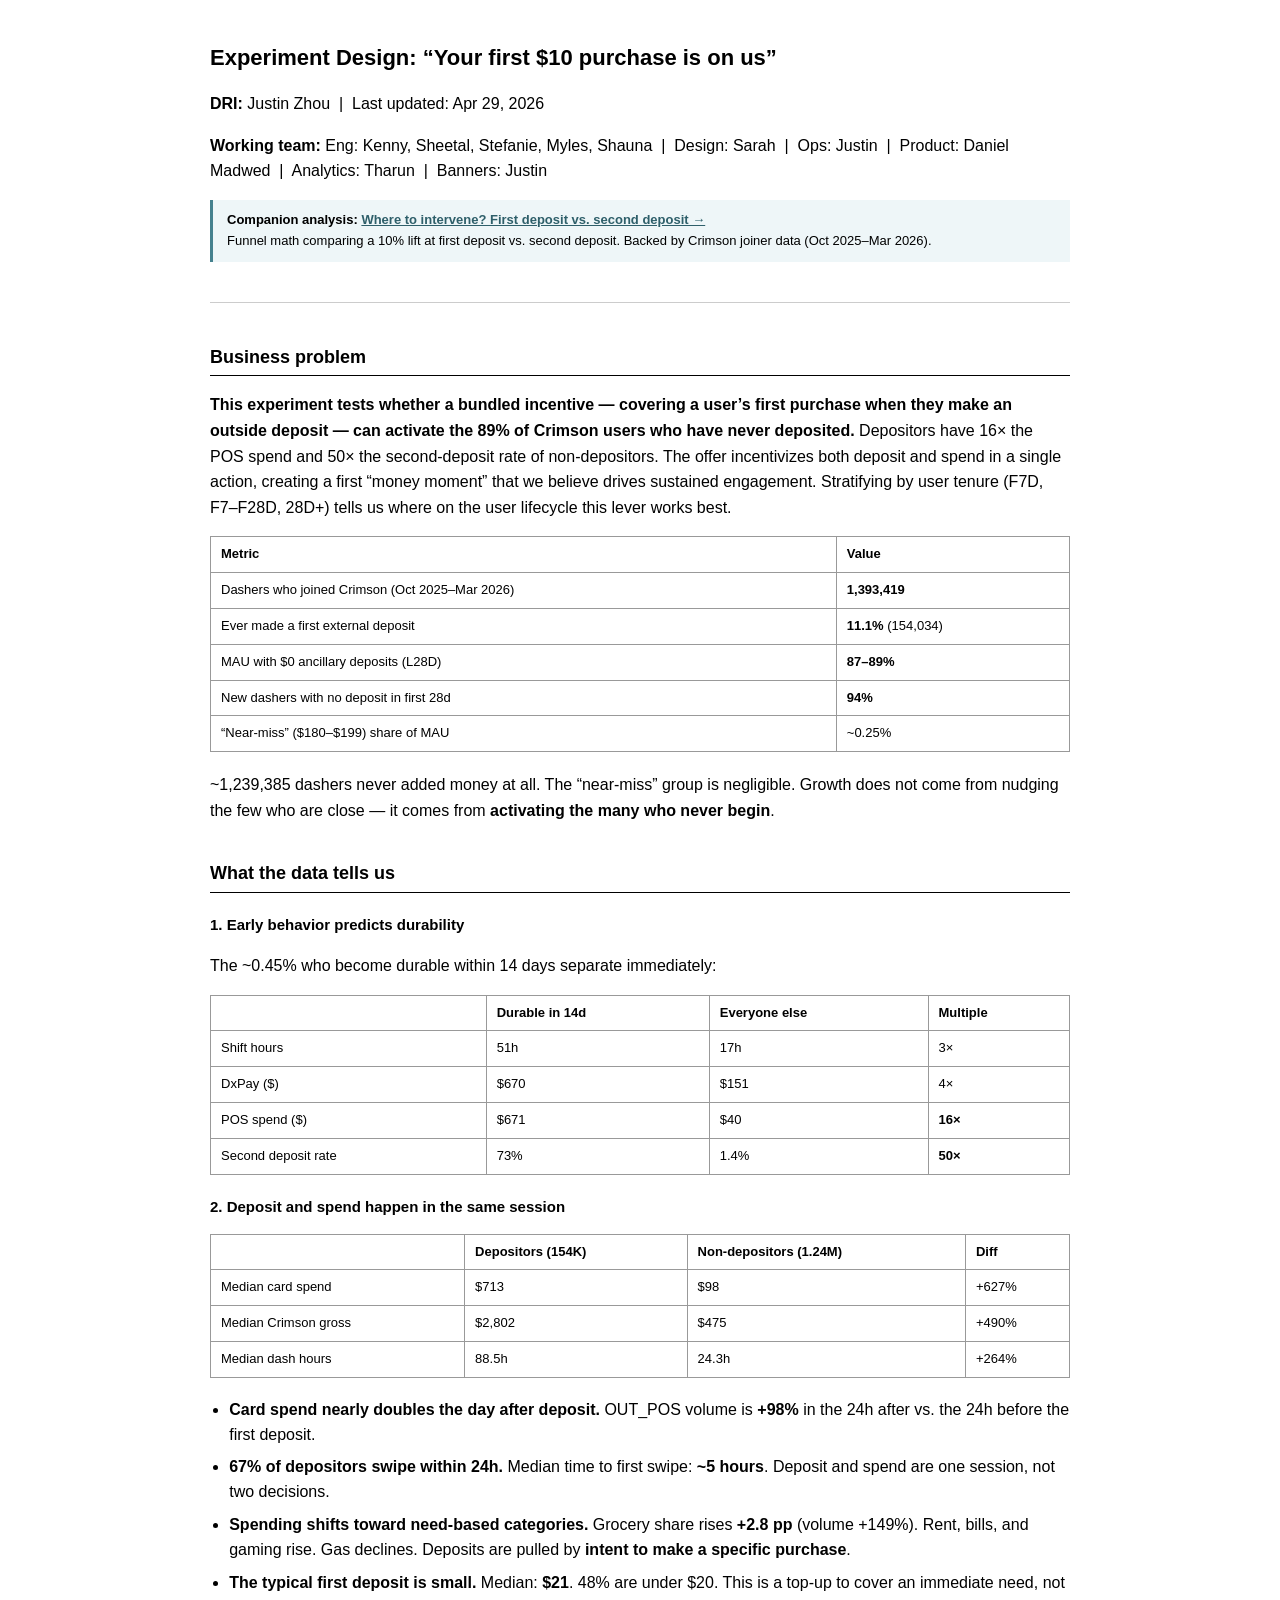
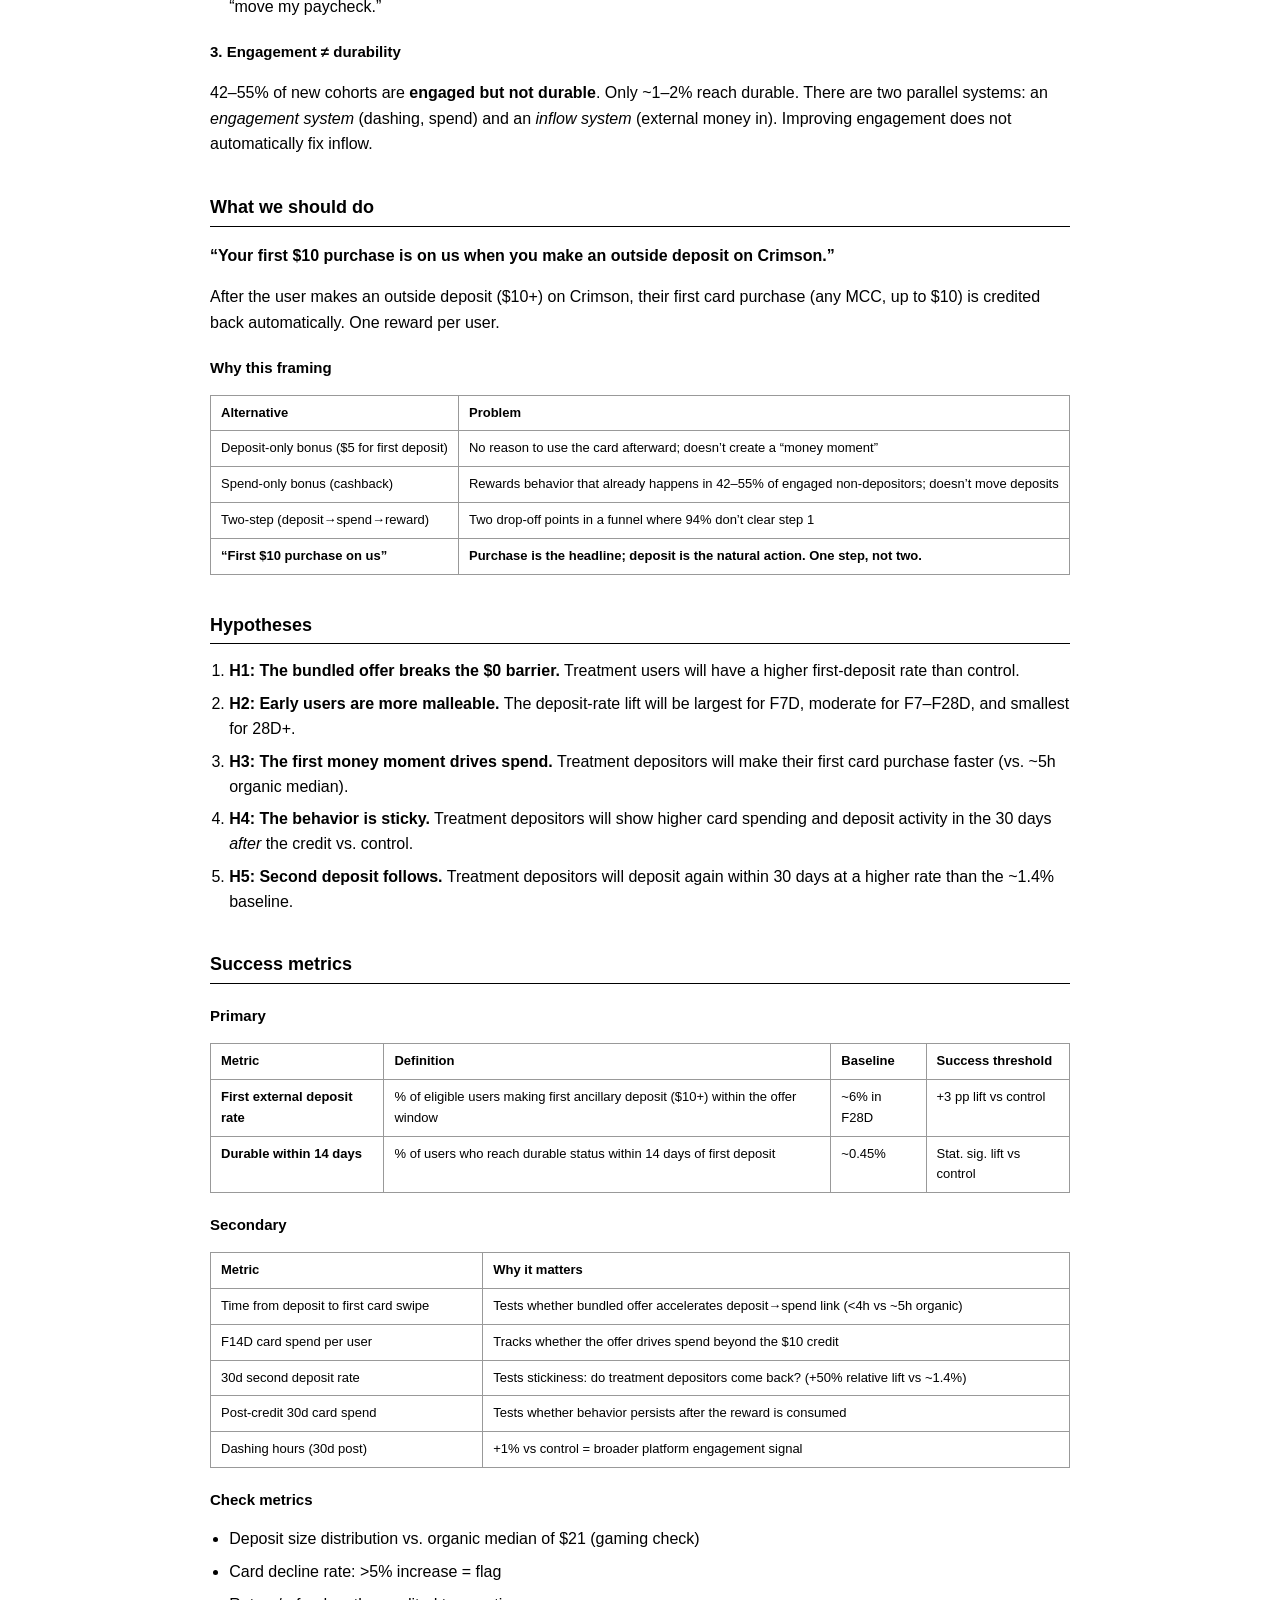
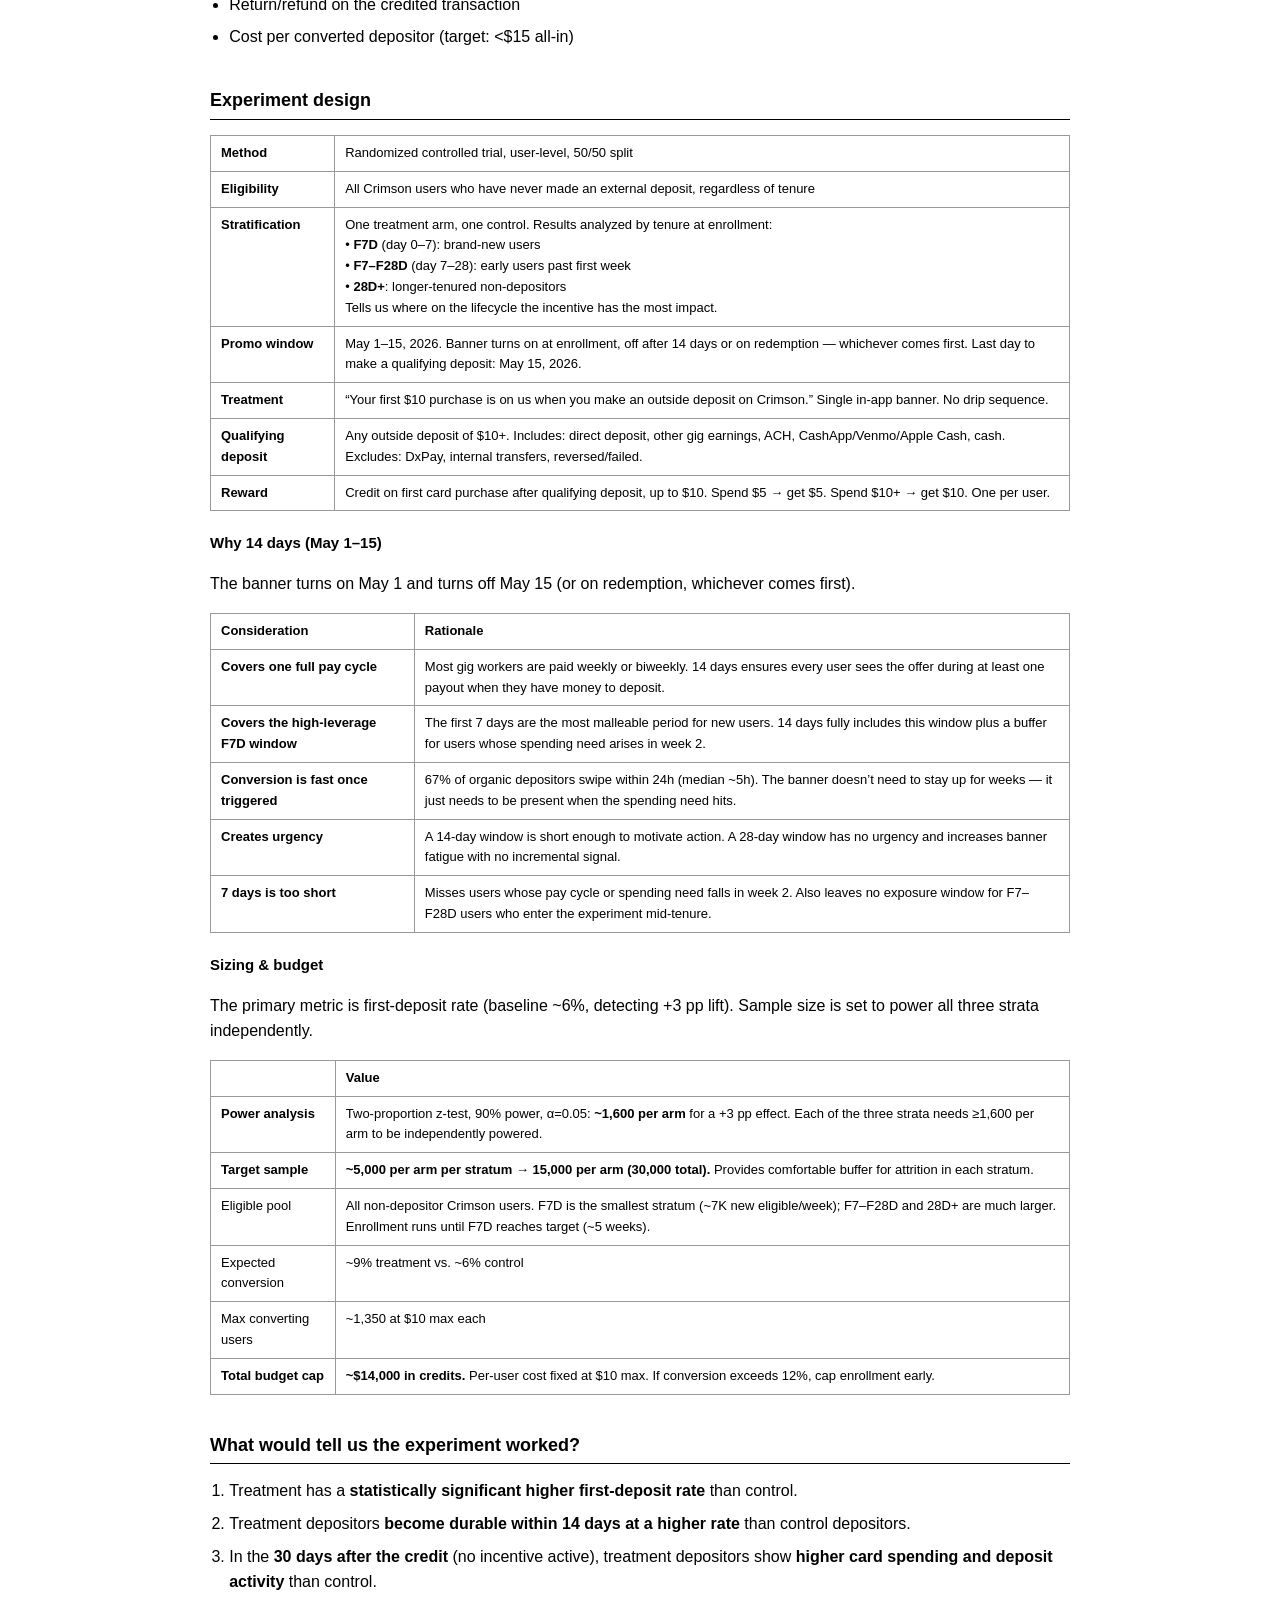
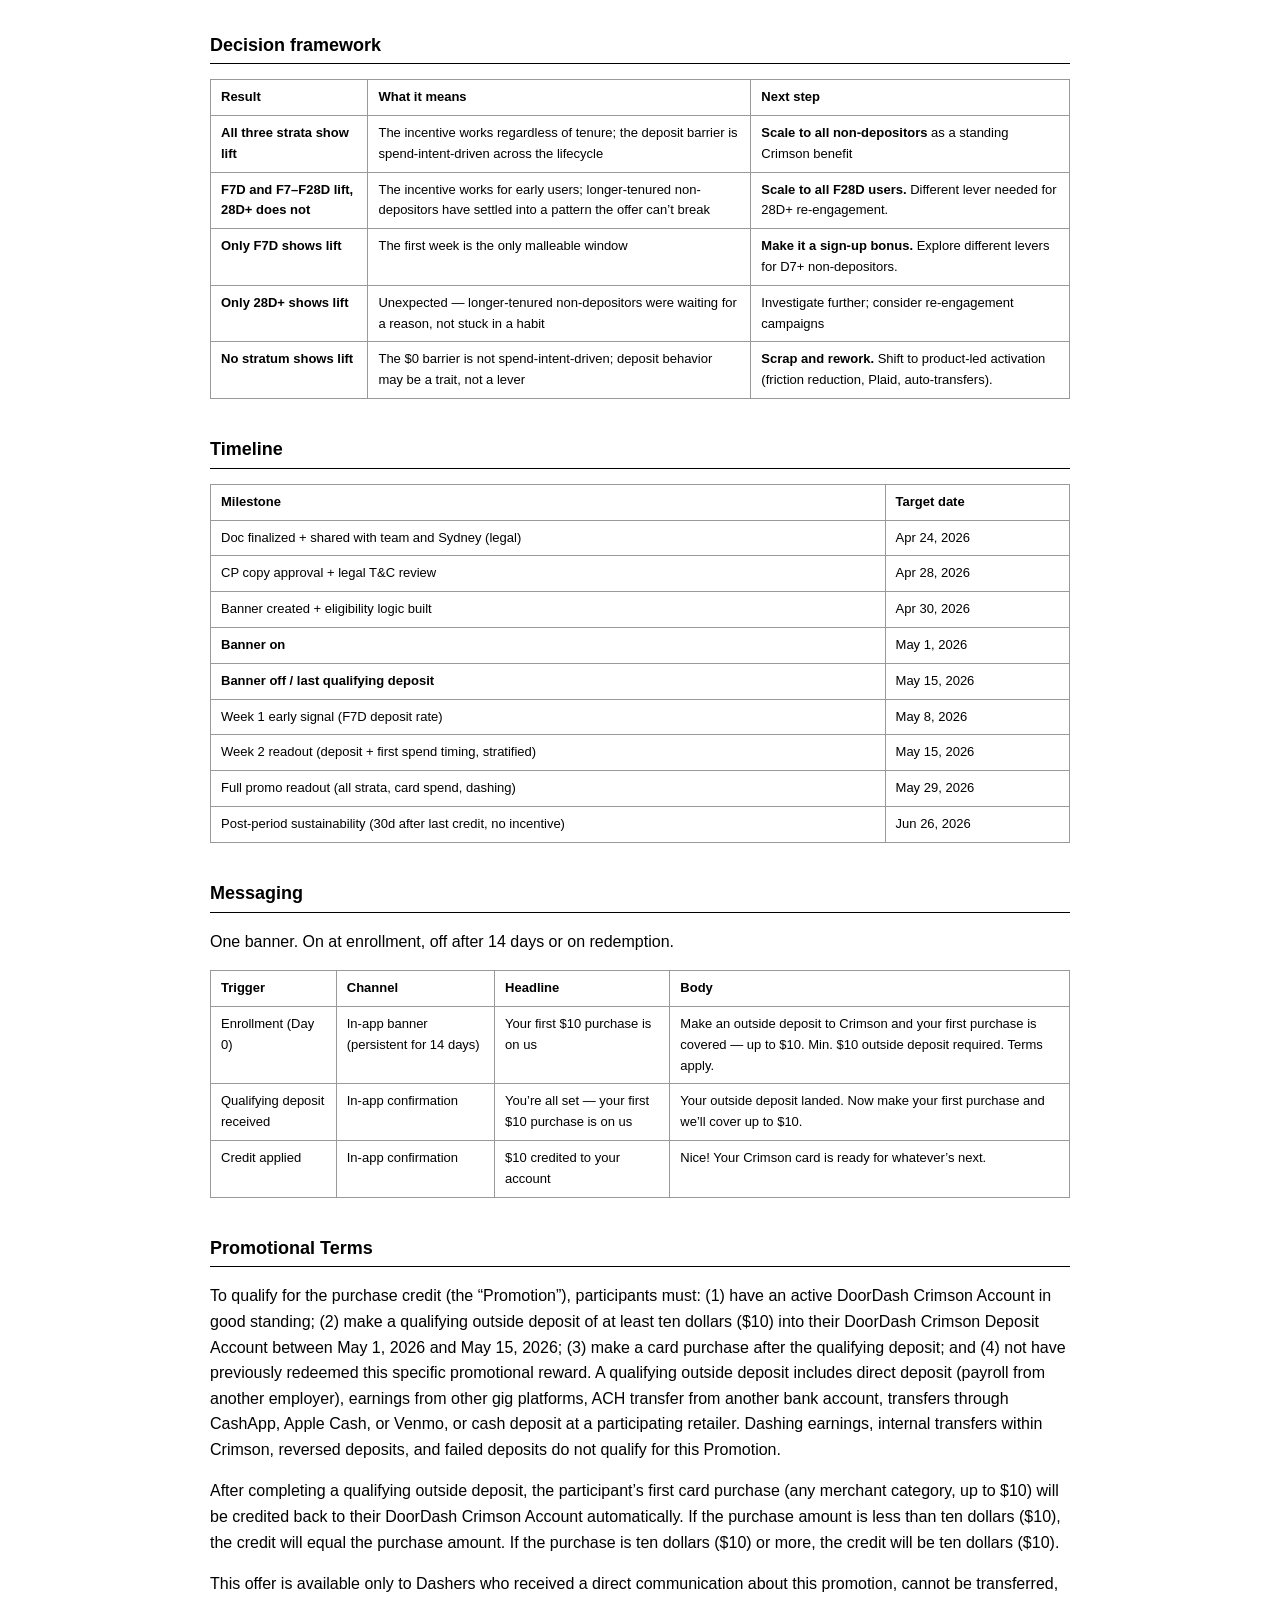
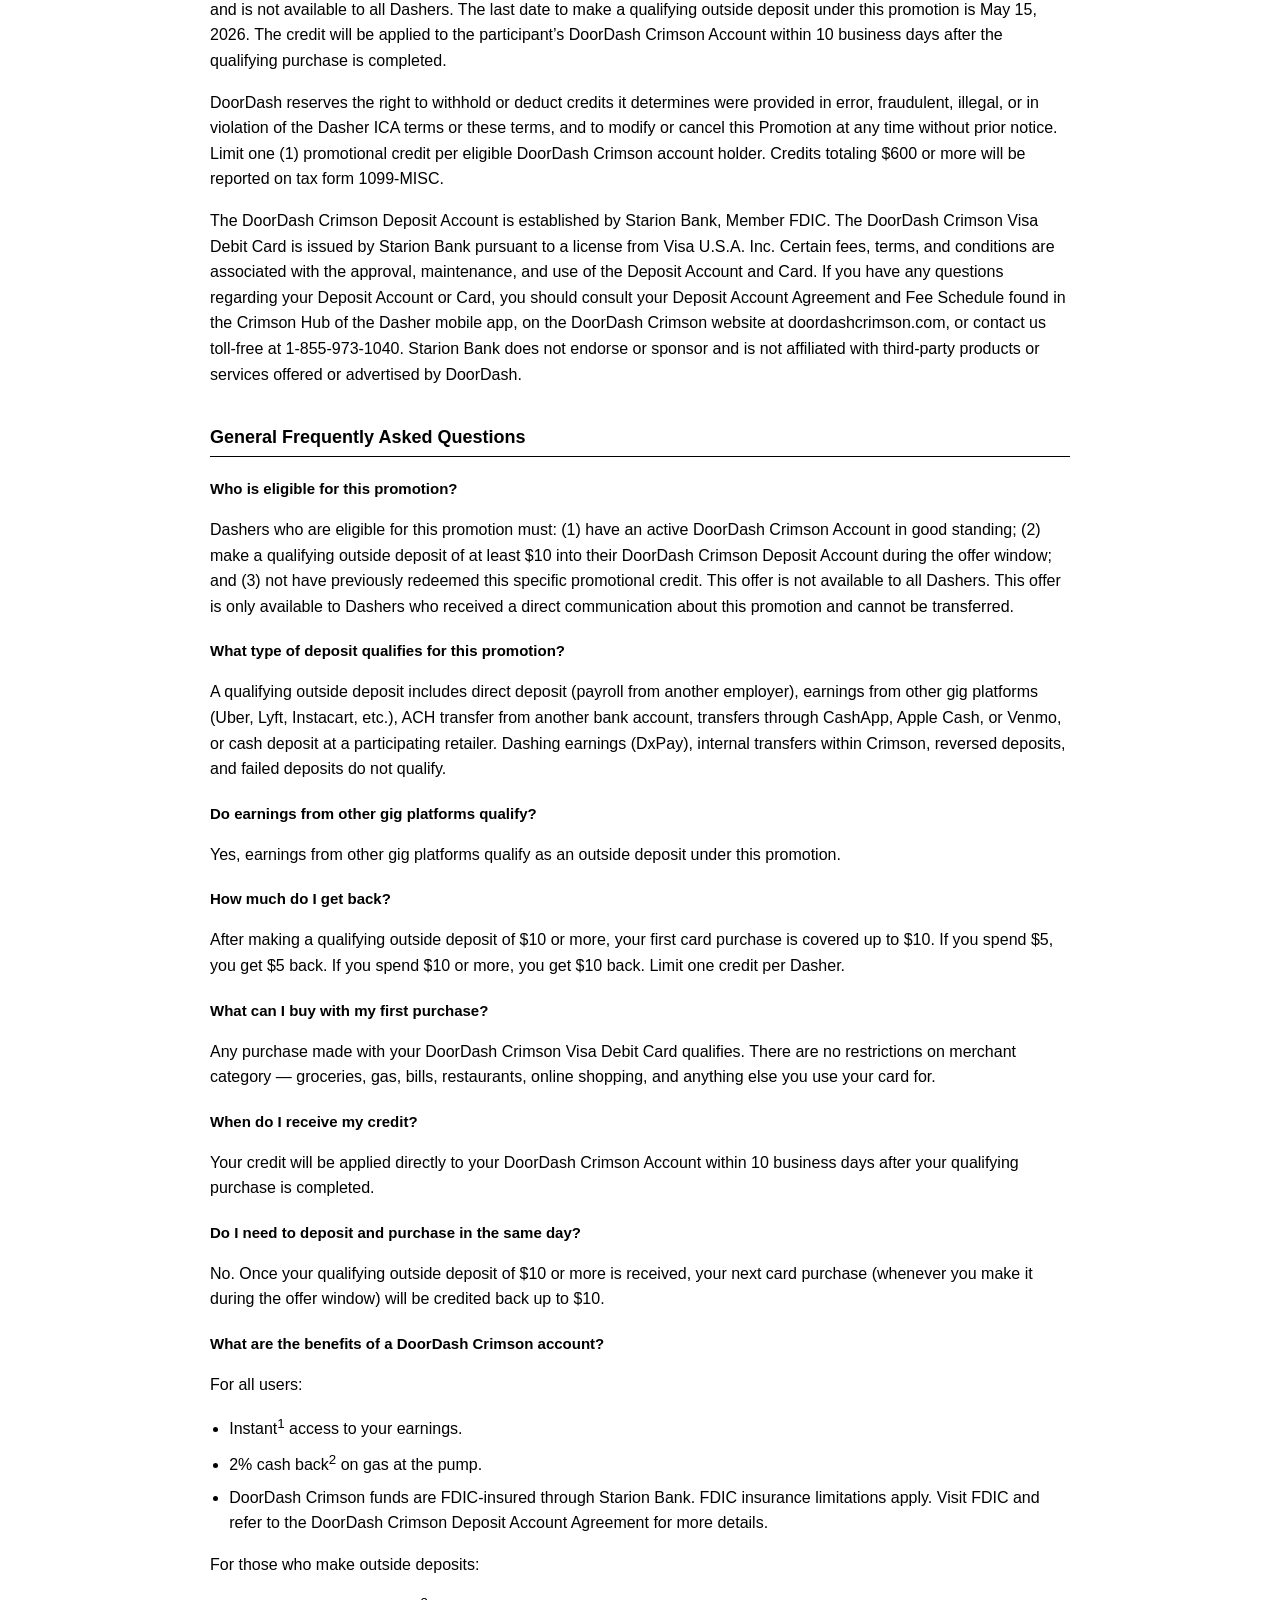
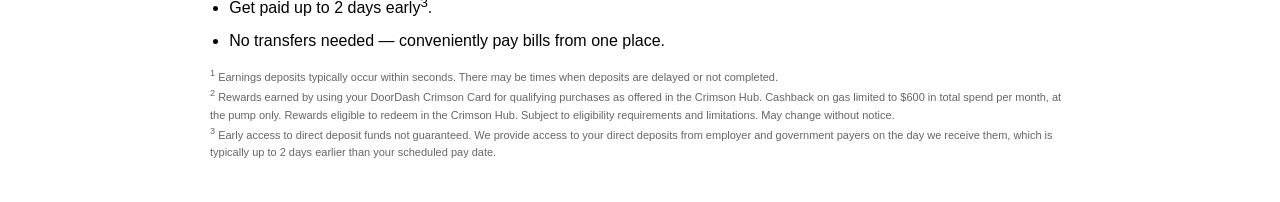
<file: index.html>
<!DOCTYPE html>
<html lang="en">
<head>
  <meta charset="UTF-8">
  <meta name="viewport" content="width=device-width, initial-scale=1.0">
  <title>Experiment Design: First $10 Purchase on Us</title>
  <style>
    body {
      font-family: Arial, sans-serif;
      max-width: 860px;
      margin: 40px auto;
      padding: 0 24px;
      color: #000;
      line-height: 1.6;
    }
    h1 { font-size: 22px; margin-bottom: 4px; }
    h2 { font-size: 18px; margin-top: 36px; border-bottom: 1px solid #000; padding-bottom: 4px; }
    h3 { font-size: 15px; margin-top: 20px; }
    p { color: #000; }
    table { border-collapse: collapse; width: 100%; margin: 12px 0 20px 0; font-size: 13px; }
    th, td { border: 1px solid #999; padding: 7px 10px; text-align: left; vertical-align: top; }
    th { font-weight: 600; }
    ol, ul { margin: 8px 0 12px 1.2rem; padding: 0; }
    li { margin-bottom: 8px; line-height: 1.55; }
    hr { border: none; border-top: 1px solid #ccc; margin: 40px 0; }
  </style>
</head>
<body>

<h1>Experiment Design: &ldquo;Your first $10 purchase is on us&rdquo;</h1>
<p><strong>DRI:</strong> Justin Zhou &nbsp;|&nbsp; Last updated: Apr 29, 2026</p>
<p>
  <strong>Working team:</strong>
  Eng: Kenny, Sheetal, Stefanie, Myles, Shauna &nbsp;|&nbsp;
  Design: Sarah &nbsp;|&nbsp;
  Ops: Justin &nbsp;|&nbsp;
  Product: Daniel Madwed &nbsp;|&nbsp;
  Analytics: Tharun &nbsp;|&nbsp;
  Banners: Justin
</p>

<p style="background:#eef6f8; border-left:3px solid #45818e; padding:10px 14px; margin:14px 0; font-size:13px;">
  <strong>Companion analysis:</strong>
  <a href="funnel_analysis.html" style="color:#2e5f6a; font-weight:700;">Where to intervene? First deposit vs. second deposit &rarr;</a>
  <br>
  Funnel math comparing a 10% lift at first deposit vs. second deposit. Backed by Crimson joiner data (Oct 2025&ndash;Mar 2026).
</p>

<hr>

<h2>Business problem</h2>

<p><strong>This experiment tests whether a bundled incentive &mdash; covering a user&rsquo;s first purchase when they make an outside deposit &mdash; can activate the 89% of Crimson users who have never deposited.</strong> Depositors have 16&times; the POS spend and 50&times; the second-deposit rate of non-depositors. The offer incentivizes both deposit and spend in a single action, creating a first &ldquo;money moment&rdquo; that we believe drives sustained engagement. Stratifying by user tenure (F7D, F7&ndash;F28D, 28D+) tells us where on the user lifecycle this lever works best.</p>

<table>
  <thead><tr><th>Metric</th><th>Value</th></tr></thead>
  <tbody>
    <tr><td>Dashers who joined Crimson (Oct 2025&ndash;Mar 2026)</td><td><strong>1,393,419</strong></td></tr>
    <tr><td>Ever made a first external deposit</td><td><strong>11.1%</strong> (154,034)</td></tr>
    <tr><td>MAU with $0 ancillary deposits (L28D)</td><td><strong>87&ndash;89%</strong></td></tr>
    <tr><td>New dashers with no deposit in first 28d</td><td><strong>94%</strong></td></tr>
    <tr><td>&ldquo;Near-miss&rdquo; ($180&ndash;$199) share of MAU</td><td>~0.25%</td></tr>
  </tbody>
</table>

<p>~1,239,385 dashers never added money at all. The &ldquo;near-miss&rdquo; group is negligible. Growth does not come from nudging the few who are close &mdash; it comes from <strong>activating the many who never begin</strong>.</p>

<h2>What the data tells us</h2>

<h3>1. Early behavior predicts durability</h3>
<p>The ~0.45% who become durable within 14 days separate immediately:</p>
<table>
  <thead><tr><th></th><th>Durable in 14d</th><th>Everyone else</th><th>Multiple</th></tr></thead>
  <tbody>
    <tr><td>Shift hours</td><td>51h</td><td>17h</td><td>3&times;</td></tr>
    <tr><td>DxPay ($)</td><td>$670</td><td>$151</td><td>4&times;</td></tr>
    <tr><td>POS spend ($)</td><td>$671</td><td>$40</td><td><strong>16&times;</strong></td></tr>
    <tr><td>Second deposit rate</td><td>73%</td><td>1.4%</td><td><strong>50&times;</strong></td></tr>
  </tbody>
</table>

<h3>2. Deposit and spend happen in the same session</h3>
<table>
  <thead><tr><th></th><th>Depositors (154K)</th><th>Non-depositors (1.24M)</th><th>Diff</th></tr></thead>
  <tbody>
    <tr><td>Median card spend</td><td>$713</td><td>$98</td><td>+627%</td></tr>
    <tr><td>Median Crimson gross</td><td>$2,802</td><td>$475</td><td>+490%</td></tr>
    <tr><td>Median dash hours</td><td>88.5h</td><td>24.3h</td><td>+264%</td></tr>
  </tbody>
</table>

<ul>
  <li><strong>Card spend nearly doubles the day after deposit.</strong> OUT_POS volume is <strong>+98%</strong> in the 24h after vs. the 24h before the first deposit.</li>
  <li><strong>67% of depositors swipe within 24h.</strong> Median time to first swipe: <strong>~5 hours</strong>. Deposit and spend are one session, not two decisions.</li>
  <li><strong>Spending shifts toward need-based categories.</strong> Grocery share rises <strong>+2.8 pp</strong> (volume +149%). Rent, bills, and gaming rise. Gas declines. Deposits are pulled by <strong>intent to make a specific purchase</strong>.</li>
  <li><strong>The typical first deposit is small.</strong> Median: <strong>$21</strong>. 48% are under $20. This is a top-up to cover an immediate need, not &ldquo;move my paycheck.&rdquo;</li>
</ul>

<h3>3. Engagement &ne; durability</h3>
<p>42&ndash;55% of new cohorts are <strong>engaged but not durable</strong>. Only ~1&ndash;2% reach durable. There are two parallel systems: an <em>engagement system</em> (dashing, spend) and an <em>inflow system</em> (external money in). Improving engagement does not automatically fix inflow.</p>

<h2>What we should do</h2>

<p><strong>&ldquo;Your first $10 purchase is on us when you make an outside deposit on Crimson.&rdquo;</strong></p>

<p>After the user makes an outside deposit ($10+) on Crimson, their first card purchase (any MCC, up to $10) is credited back automatically. One reward per user.</p>

<h3>Why this framing</h3>
<table>
  <thead><tr><th>Alternative</th><th>Problem</th></tr></thead>
  <tbody>
    <tr><td>Deposit-only bonus ($5 for first deposit)</td><td>No reason to use the card afterward; doesn&rsquo;t create a &ldquo;money moment&rdquo;</td></tr>
    <tr><td>Spend-only bonus (cashback)</td><td>Rewards behavior that already happens in 42&ndash;55% of engaged non-depositors; doesn&rsquo;t move deposits</td></tr>
    <tr><td>Two-step (deposit&rarr;spend&rarr;reward)</td><td>Two drop-off points in a funnel where 94% don&rsquo;t clear step 1</td></tr>
    <tr><td><strong>&ldquo;First $10 purchase on us&rdquo;</strong></td><td><strong>Purchase is the headline; deposit is the natural action. One step, not two.</strong></td></tr>
  </tbody>
</table>

<h2>Hypotheses</h2>

<ol>
  <li><strong>H1: The bundled offer breaks the $0 barrier.</strong> Treatment users will have a higher first-deposit rate than control.</li>
  <li><strong>H2: Early users are more malleable.</strong> The deposit-rate lift will be largest for F7D, moderate for F7&ndash;F28D, and smallest for 28D+.</li>
  <li><strong>H3: The first money moment drives spend.</strong> Treatment depositors will make their first card purchase faster (vs. ~5h organic median).</li>
  <li><strong>H4: The behavior is sticky.</strong> Treatment depositors will show higher card spending and deposit activity in the 30 days <em>after</em> the credit vs. control.</li>
  <li><strong>H5: Second deposit follows.</strong> Treatment depositors will deposit again within 30 days at a higher rate than the ~1.4% baseline.</li>
</ol>

<h2>Success metrics</h2>

<h3>Primary</h3>
<table>
  <thead><tr><th>Metric</th><th>Definition</th><th>Baseline</th><th>Success threshold</th></tr></thead>
  <tbody>
    <tr>
      <td><strong>First external deposit rate</strong></td>
      <td>% of eligible users making first ancillary deposit ($10+) within the offer window</td>
      <td>~6% in F28D</td>
      <td>+3 pp lift vs control</td>
    </tr>
    <tr>
      <td><strong>Durable within 14 days</strong></td>
      <td>% of users who reach durable status within 14 days of first deposit</td>
      <td>~0.45%</td>
      <td>Stat. sig. lift vs control</td>
    </tr>
  </tbody>
</table>

<h3>Secondary</h3>
<table>
  <thead><tr><th>Metric</th><th>Why it matters</th></tr></thead>
  <tbody>
    <tr><td>Time from deposit to first card swipe</td><td>Tests whether bundled offer accelerates deposit&rarr;spend link (&lt;4h vs ~5h organic)</td></tr>
    <tr><td>F14D card spend per user</td><td>Tracks whether the offer drives spend beyond the $10 credit</td></tr>
    <tr><td>30d second deposit rate</td><td>Tests stickiness: do treatment depositors come back? (+50% relative lift vs ~1.4%)</td></tr>
    <tr><td>Post-credit 30d card spend</td><td>Tests whether behavior persists after the reward is consumed</td></tr>
    <tr><td>Dashing hours (30d post)</td><td>+1% vs control = broader platform engagement signal</td></tr>
  </tbody>
</table>

<h3>Check metrics</h3>
<ul>
  <li>Deposit size distribution vs. organic median of $21 (gaming check)</li>
  <li>Card decline rate: &gt;5% increase = flag</li>
  <li>Return/refund on the credited transaction</li>
  <li>Cost per converted depositor (target: &lt;$15 all-in)</li>
</ul>

<h2>Experiment design</h2>

<table>
  <tbody>
    <tr><td><strong>Method</strong></td><td>Randomized controlled trial, user-level, 50/50 split</td></tr>
    <tr><td><strong>Eligibility</strong></td><td>All Crimson users who have never made an external deposit, regardless of tenure</td></tr>
    <tr><td><strong>Stratification</strong></td><td>One treatment arm, one control. Results analyzed by tenure at enrollment:<br>&bull; <strong>F7D</strong> (day 0&ndash;7): brand-new users<br>&bull; <strong>F7&ndash;F28D</strong> (day 7&ndash;28): early users past first week<br>&bull; <strong>28D+</strong>: longer-tenured non-depositors<br>Tells us where on the lifecycle the incentive has the most impact.</td></tr>
    <tr><td><strong>Promo window</strong></td><td>May 1&ndash;15, 2026. Banner turns on at enrollment, off after 14 days or on redemption &mdash; whichever comes first. Last day to make a qualifying deposit: May 15, 2026.</td></tr>
    <tr><td><strong>Treatment</strong></td><td>&ldquo;Your first $10 purchase is on us when you make an outside deposit on Crimson.&rdquo; Single in-app banner. No drip sequence.</td></tr>
    <tr><td><strong>Qualifying deposit</strong></td><td>Any outside deposit of $10+. Includes: direct deposit, other gig earnings, ACH, CashApp/Venmo/Apple Cash, cash. Excludes: DxPay, internal transfers, reversed/failed.</td></tr>
    <tr><td><strong>Reward</strong></td><td>Credit on first card purchase after qualifying deposit, up to $10. Spend $5 &rarr; get $5. Spend $10+ &rarr; get $10. One per user.</td></tr>
  </tbody>
</table>

<h3>Why 14 days (May 1&ndash;15)</h3>
<p>The banner turns on May 1 and turns off May 15 (or on redemption, whichever comes first).</p>
<table>
  <thead><tr><th>Consideration</th><th>Rationale</th></tr></thead>
  <tbody>
    <tr><td><strong>Covers one full pay cycle</strong></td><td>Most gig workers are paid weekly or biweekly. 14 days ensures every user sees the offer during at least one payout when they have money to deposit.</td></tr>
    <tr><td><strong>Covers the high-leverage F7D window</strong></td><td>The first 7 days are the most malleable period for new users. 14 days fully includes this window plus a buffer for users whose spending need arises in week 2.</td></tr>
    <tr><td><strong>Conversion is fast once triggered</strong></td><td>67% of organic depositors swipe within 24h (median ~5h). The banner doesn&rsquo;t need to stay up for weeks &mdash; it just needs to be present when the spending need hits.</td></tr>
    <tr><td><strong>Creates urgency</strong></td><td>A 14-day window is short enough to motivate action. A 28-day window has no urgency and increases banner fatigue with no incremental signal.</td></tr>
    <tr><td><strong>7 days is too short</strong></td><td>Misses users whose pay cycle or spending need falls in week 2. Also leaves no exposure window for F7&ndash;F28D users who enter the experiment mid-tenure.</td></tr>
  </tbody>
</table>

<h3>Sizing &amp; budget</h3>

<p>The primary metric is first-deposit rate (baseline ~6%, detecting +3 pp lift). Sample size is set to power all three strata independently.</p>

<table>
  <thead><tr><th></th><th>Value</th></tr></thead>
  <tbody>
    <tr><td><strong>Power analysis</strong></td><td>Two-proportion z-test, 90% power, &alpha;=0.05: <strong>~1,600 per arm</strong> for a +3 pp effect. Each of the three strata needs &ge;1,600 per arm to be independently powered.</td></tr>
    <tr><td><strong>Target sample</strong></td><td><strong>~5,000 per arm per stratum &rarr; 15,000 per arm (30,000 total).</strong> Provides comfortable buffer for attrition in each stratum.</td></tr>
    <tr><td>Eligible pool</td><td>All non-depositor Crimson users. F7D is the smallest stratum (~7K new eligible/week); F7&ndash;F28D and 28D+ are much larger. Enrollment runs until F7D reaches target (~5 weeks).</td></tr>
    <tr><td>Expected conversion</td><td>~9% treatment vs. ~6% control</td></tr>
    <tr><td>Max converting users</td><td>~1,350 at $10 max each</td></tr>
    <tr><td><strong>Total budget cap</strong></td><td><strong>~$14,000 in credits.</strong> Per-user cost fixed at $10 max. If conversion exceeds 12%, cap enrollment early.</td></tr>
  </tbody>
</table>

<h2>What would tell us the experiment worked?</h2>

<ol>
  <li>Treatment has a <strong>statistically significant higher first-deposit rate</strong> than control.</li>
  <li>Treatment depositors <strong>become durable within 14 days at a higher rate</strong> than control depositors.</li>
  <li>In the <strong>30 days after the credit</strong> (no incentive active), treatment depositors show <strong>higher card spending and deposit activity</strong> than control.</li>
</ol>

<h2>Decision framework</h2>

<table>
  <thead><tr><th>Result</th><th>What it means</th><th>Next step</th></tr></thead>
  <tbody>
    <tr>
      <td><strong>All three strata show lift</strong></td>
      <td>The incentive works regardless of tenure; the deposit barrier is spend-intent-driven across the lifecycle</td>
      <td><strong>Scale to all non-depositors</strong> as a standing Crimson benefit</td>
    </tr>
    <tr>
      <td><strong>F7D and F7&ndash;F28D lift, 28D+ does not</strong></td>
      <td>The incentive works for early users; longer-tenured non-depositors have settled into a pattern the offer can&rsquo;t break</td>
      <td><strong>Scale to all F28D users.</strong> Different lever needed for 28D+ re-engagement.</td>
    </tr>
    <tr>
      <td><strong>Only F7D shows lift</strong></td>
      <td>The first week is the only malleable window</td>
      <td><strong>Make it a sign-up bonus.</strong> Explore different levers for D7+ non-depositors.</td>
    </tr>
    <tr>
      <td><strong>Only 28D+ shows lift</strong></td>
      <td>Unexpected &mdash; longer-tenured non-depositors were waiting for a reason, not stuck in a habit</td>
      <td>Investigate further; consider re-engagement campaigns</td>
    </tr>
    <tr>
      <td><strong>No stratum shows lift</strong></td>
      <td>The $0 barrier is not spend-intent-driven; deposit behavior may be a trait, not a lever</td>
      <td><strong>Scrap and rework.</strong> Shift to product-led activation (friction reduction, Plaid, auto-transfers).</td>
    </tr>
  </tbody>
</table>

<h2>Timeline</h2>

<table>
  <thead><tr><th>Milestone</th><th>Target date</th></tr></thead>
  <tbody>
    <tr><td>Doc finalized + shared with team and Sydney (legal)</td><td>Apr 24, 2026</td></tr>
    <tr><td>CP copy approval + legal T&amp;C review</td><td>Apr 28, 2026</td></tr>
    <tr><td>Banner created + eligibility logic built</td><td>Apr 30, 2026</td></tr>
    <tr><td><strong>Banner on</strong></td><td>May 1, 2026</td></tr>
    <tr><td><strong>Banner off / last qualifying deposit</strong></td><td>May 15, 2026</td></tr>
    <tr><td>Week 1 early signal (F7D deposit rate)</td><td>May 8, 2026</td></tr>
    <tr><td>Week 2 readout (deposit + first spend timing, stratified)</td><td>May 15, 2026</td></tr>
    <tr><td>Full promo readout (all strata, card spend, dashing)</td><td>May 29, 2026</td></tr>
    <tr><td>Post-period sustainability (30d after last credit, no incentive)</td><td>Jun 26, 2026</td></tr>
  </tbody>
</table>

<h2>Messaging</h2>

<p>One banner. On at enrollment, off after 14 days or on redemption.</p>

<table>
  <thead><tr><th>Trigger</th><th>Channel</th><th>Headline</th><th>Body</th></tr></thead>
  <tbody>
    <tr>
      <td>Enrollment (Day 0)</td>
      <td>In-app banner (persistent for 14 days)</td>
      <td>Your first $10 purchase is on us</td>
      <td>Make an outside deposit to Crimson and your first purchase is covered &mdash; up to $10. Min. $10 outside deposit required. Terms apply.</td>
    </tr>
    <tr>
      <td>Qualifying deposit received</td>
      <td>In-app confirmation</td>
      <td>You&rsquo;re all set &mdash; your first $10 purchase is on us</td>
      <td>Your outside deposit landed. Now make your first purchase and we&rsquo;ll cover up to $10.</td>
    </tr>
    <tr>
      <td>Credit applied</td>
      <td>In-app confirmation</td>
      <td>$10 credited to your account</td>
      <td>Nice! Your Crimson card is ready for whatever&rsquo;s next.</td>
    </tr>
  </tbody>
</table>

<h2>Promotional Terms</h2>

<p>To qualify for the purchase credit (the &ldquo;Promotion&rdquo;), participants must: (1) have an active DoorDash Crimson Account in good standing; (2) make a qualifying outside deposit of at least ten dollars ($10) into their DoorDash Crimson Deposit Account between May 1, 2026 and May 15, 2026; (3) make a card purchase after the qualifying deposit; and (4) not have previously redeemed this specific promotional reward. A qualifying outside deposit includes direct deposit (payroll from another employer), earnings from other gig platforms, ACH transfer from another bank account, transfers through CashApp, Apple Cash, or Venmo, or cash deposit at a participating retailer. Dashing earnings, internal transfers within Crimson, reversed deposits, and failed deposits do not qualify for this Promotion.</p>

<p>After completing a qualifying outside deposit, the participant&rsquo;s first card purchase (any merchant category, up to $10) will be credited back to their DoorDash Crimson Account automatically. If the purchase amount is less than ten dollars ($10), the credit will equal the purchase amount. If the purchase is ten dollars ($10) or more, the credit will be ten dollars ($10).</p>

<p>This offer is available only to Dashers who received a direct communication about this promotion, cannot be transferred, and is not available to all Dashers. The last date to make a qualifying outside deposit under this promotion is May 15, 2026. The credit will be applied to the participant&rsquo;s DoorDash Crimson Account within 10 business days after the qualifying purchase is completed.</p>

<p>DoorDash reserves the right to withhold or deduct credits it determines were provided in error, fraudulent, illegal, or in violation of the Dasher ICA terms or these terms, and to modify or cancel this Promotion at any time without prior notice. Limit one (1) promotional credit per eligible DoorDash Crimson account holder. Credits totaling $600 or more will be reported on tax form 1099-MISC.</p>

<p>The DoorDash Crimson Deposit Account is established by Starion Bank, Member FDIC. The DoorDash Crimson Visa Debit Card is issued by Starion Bank pursuant to a license from Visa U.S.A. Inc. Certain fees, terms, and conditions are associated with the approval, maintenance, and use of the Deposit Account and Card. If you have any questions regarding your Deposit Account or Card, you should consult your Deposit Account Agreement and Fee Schedule found in the Crimson Hub of the Dasher mobile app, on the DoorDash Crimson website at doordashcrimson.com, or contact us toll-free at 1-855-973-1040. Starion Bank does not endorse or sponsor and is not affiliated with third-party products or services offered or advertised by DoorDash.</p>

<h2>General Frequently Asked Questions</h2>

<h3>Who is eligible for this promotion?</h3>
<p>Dashers who are eligible for this promotion must: (1) have an active DoorDash Crimson Account in good standing; (2) make a qualifying outside deposit of at least $10 into their DoorDash Crimson Deposit Account during the offer window; and (3) not have previously redeemed this specific promotional credit. This offer is not available to all Dashers. This offer is only available to Dashers who received a direct communication about this promotion and cannot be transferred.</p>

<h3>What type of deposit qualifies for this promotion?</h3>
<p>A qualifying outside deposit includes direct deposit (payroll from another employer), earnings from other gig platforms (Uber, Lyft, Instacart, etc.), ACH transfer from another bank account, transfers through CashApp, Apple Cash, or Venmo, or cash deposit at a participating retailer. Dashing earnings (DxPay), internal transfers within Crimson, reversed deposits, and failed deposits do not qualify.</p>

<h3>Do earnings from other gig platforms qualify?</h3>
<p>Yes, earnings from other gig platforms qualify as an outside deposit under this promotion.</p>

<h3>How much do I get back?</h3>
<p>After making a qualifying outside deposit of $10 or more, your first card purchase is covered up to $10. If you spend $5, you get $5 back. If you spend $10 or more, you get $10 back. Limit one credit per Dasher.</p>

<h3>What can I buy with my first purchase?</h3>
<p>Any purchase made with your DoorDash Crimson Visa Debit Card qualifies. There are no restrictions on merchant category &mdash; groceries, gas, bills, restaurants, online shopping, and anything else you use your card for.</p>

<h3>When do I receive my credit?</h3>
<p>Your credit will be applied directly to your DoorDash Crimson Account within 10 business days after your qualifying purchase is completed.</p>

<h3>Do I need to deposit and purchase in the same day?</h3>
<p>No. Once your qualifying outside deposit of $10 or more is received, your next card purchase (whenever you make it during the offer window) will be credited back up to $10.</p>

<h3>What are the benefits of a DoorDash Crimson account?</h3>
<p>For all users:</p>
<ul>
  <li>Instant<sup>1</sup> access to your earnings.</li>
  <li>2% cash back<sup>2</sup> on gas at the pump.</li>
  <li>DoorDash Crimson funds are FDIC-insured through Starion Bank. FDIC insurance limitations apply. Visit FDIC and refer to the DoorDash Crimson Deposit Account Agreement for more details.</li>
</ul>
<p>For those who make outside deposits:</p>
<ul>
  <li>Get paid up to 2 days early<sup>3</sup>.</li>
  <li>No transfers needed &mdash; conveniently pay bills from one place.</li>
</ul>
<p style="font-size:11px; color:#666; margin-top:12px;">
  <sup>1</sup> Earnings deposits typically occur within seconds. There may be times when deposits are delayed or not completed.<br>
  <sup>2</sup> Rewards earned by using your DoorDash Crimson Card for qualifying purchases as offered in the Crimson Hub. Cashback on gas limited to $600 in total spend per month, at the pump only. Rewards eligible to redeem in the Crimson Hub. Subject to eligibility requirements and limitations. May change without notice.<br>
  <sup>3</sup> Early access to direct deposit funds not guaranteed. We provide access to your direct deposits from employer and government payers on the day we receive them, which is typically up to 2 days earlier than your scheduled pay date.
</p>

</body>
</html>
</file>
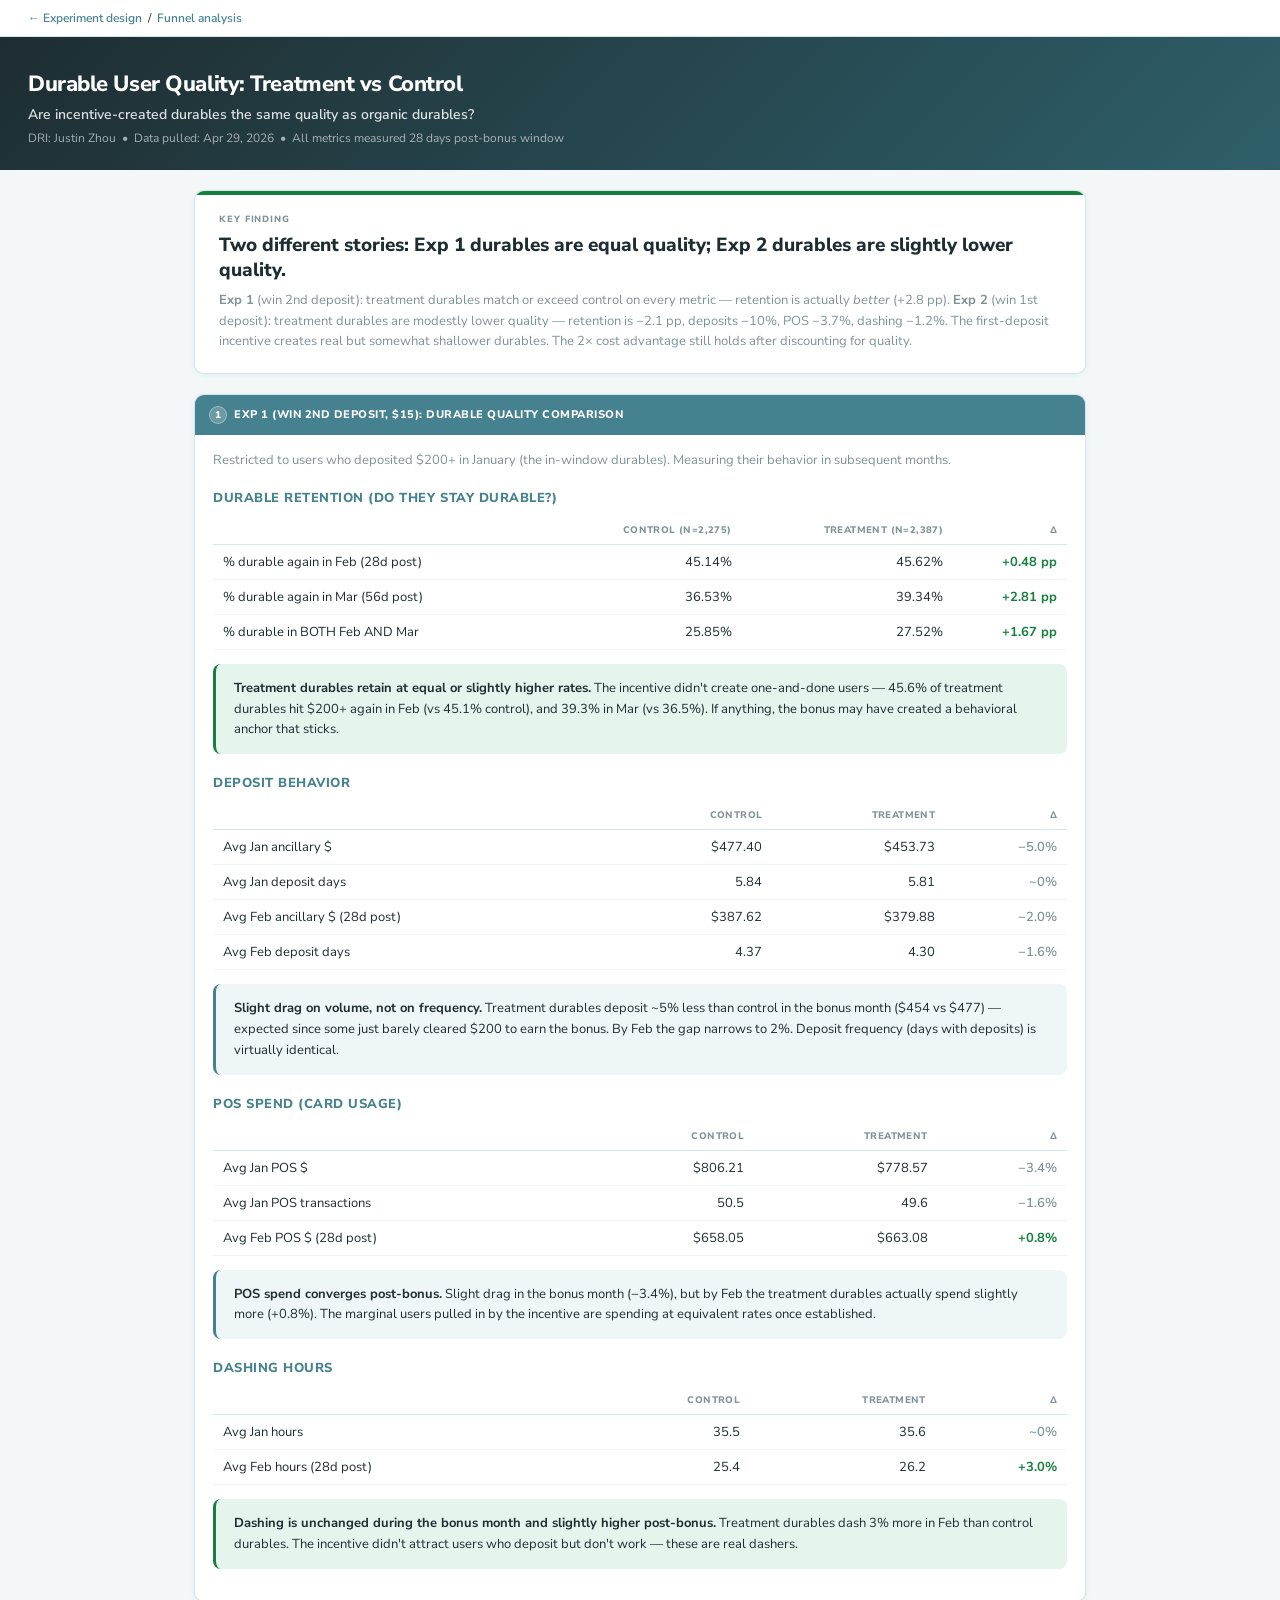
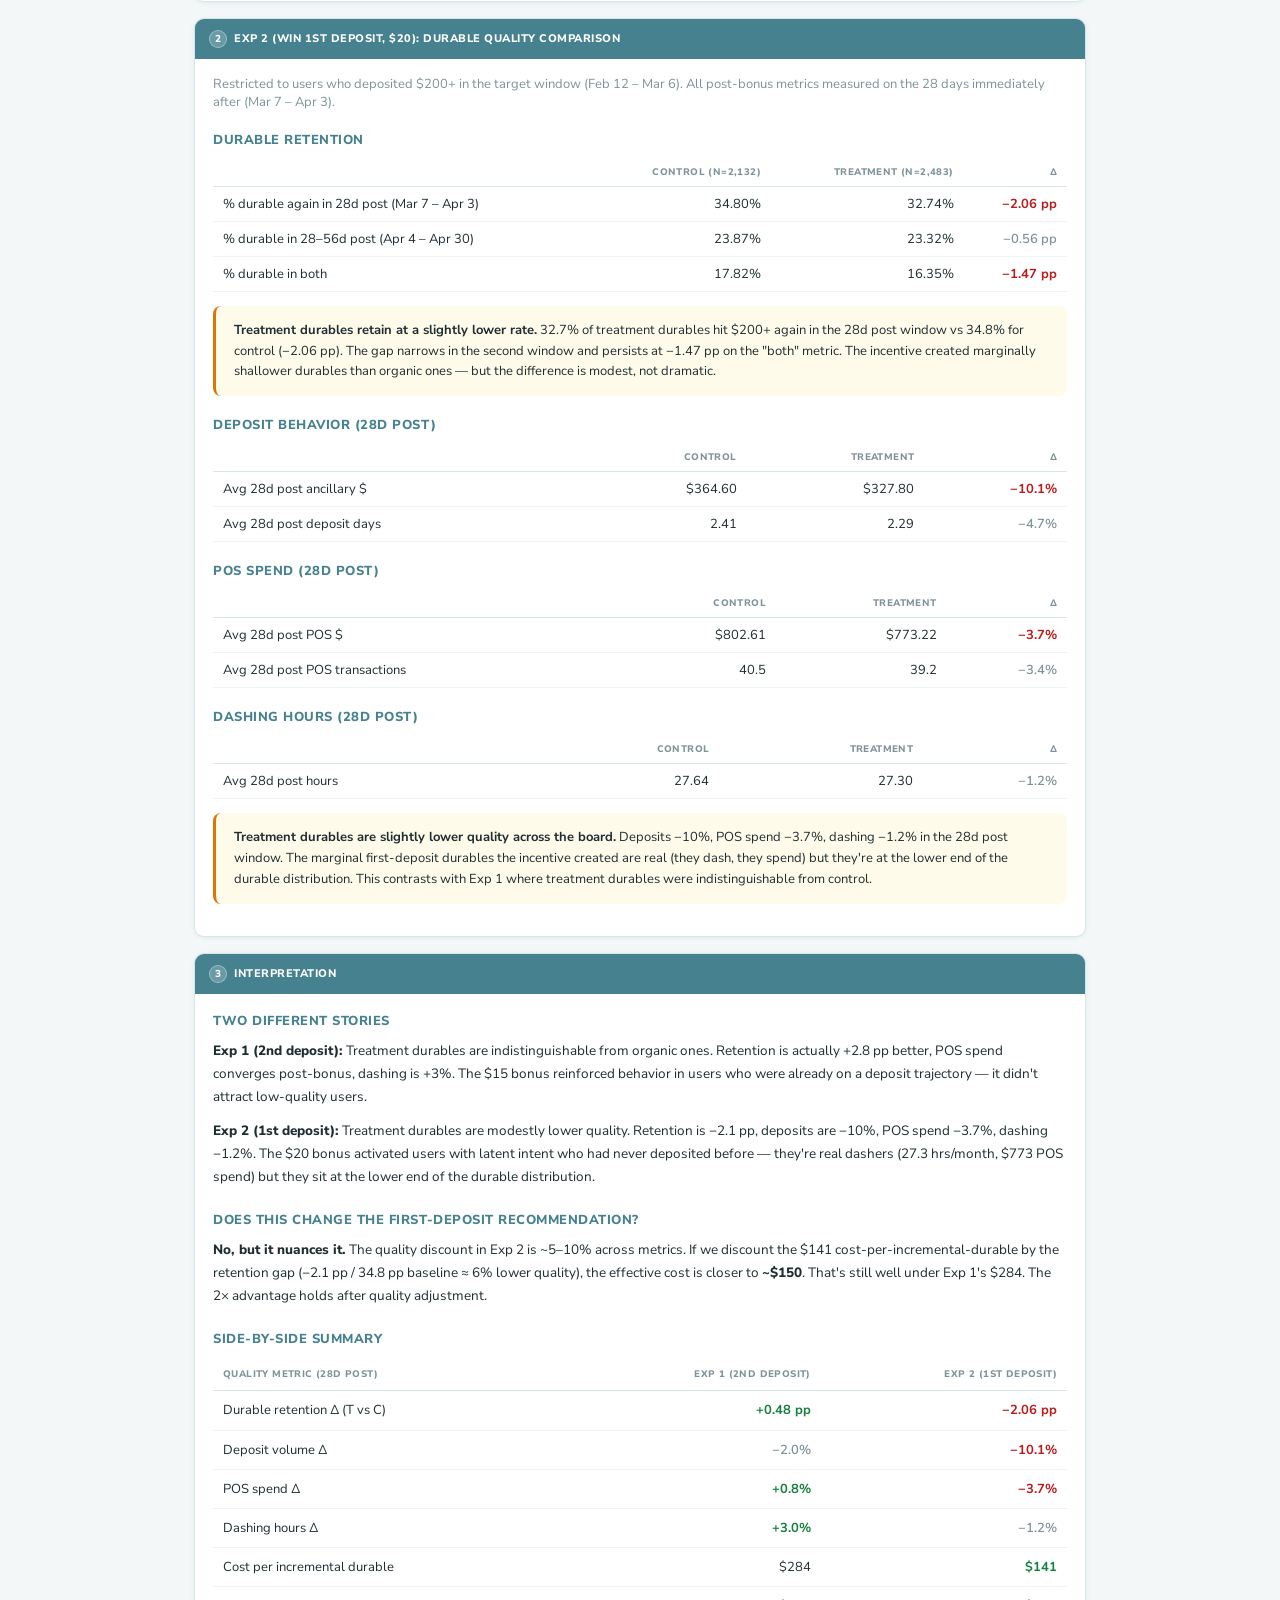
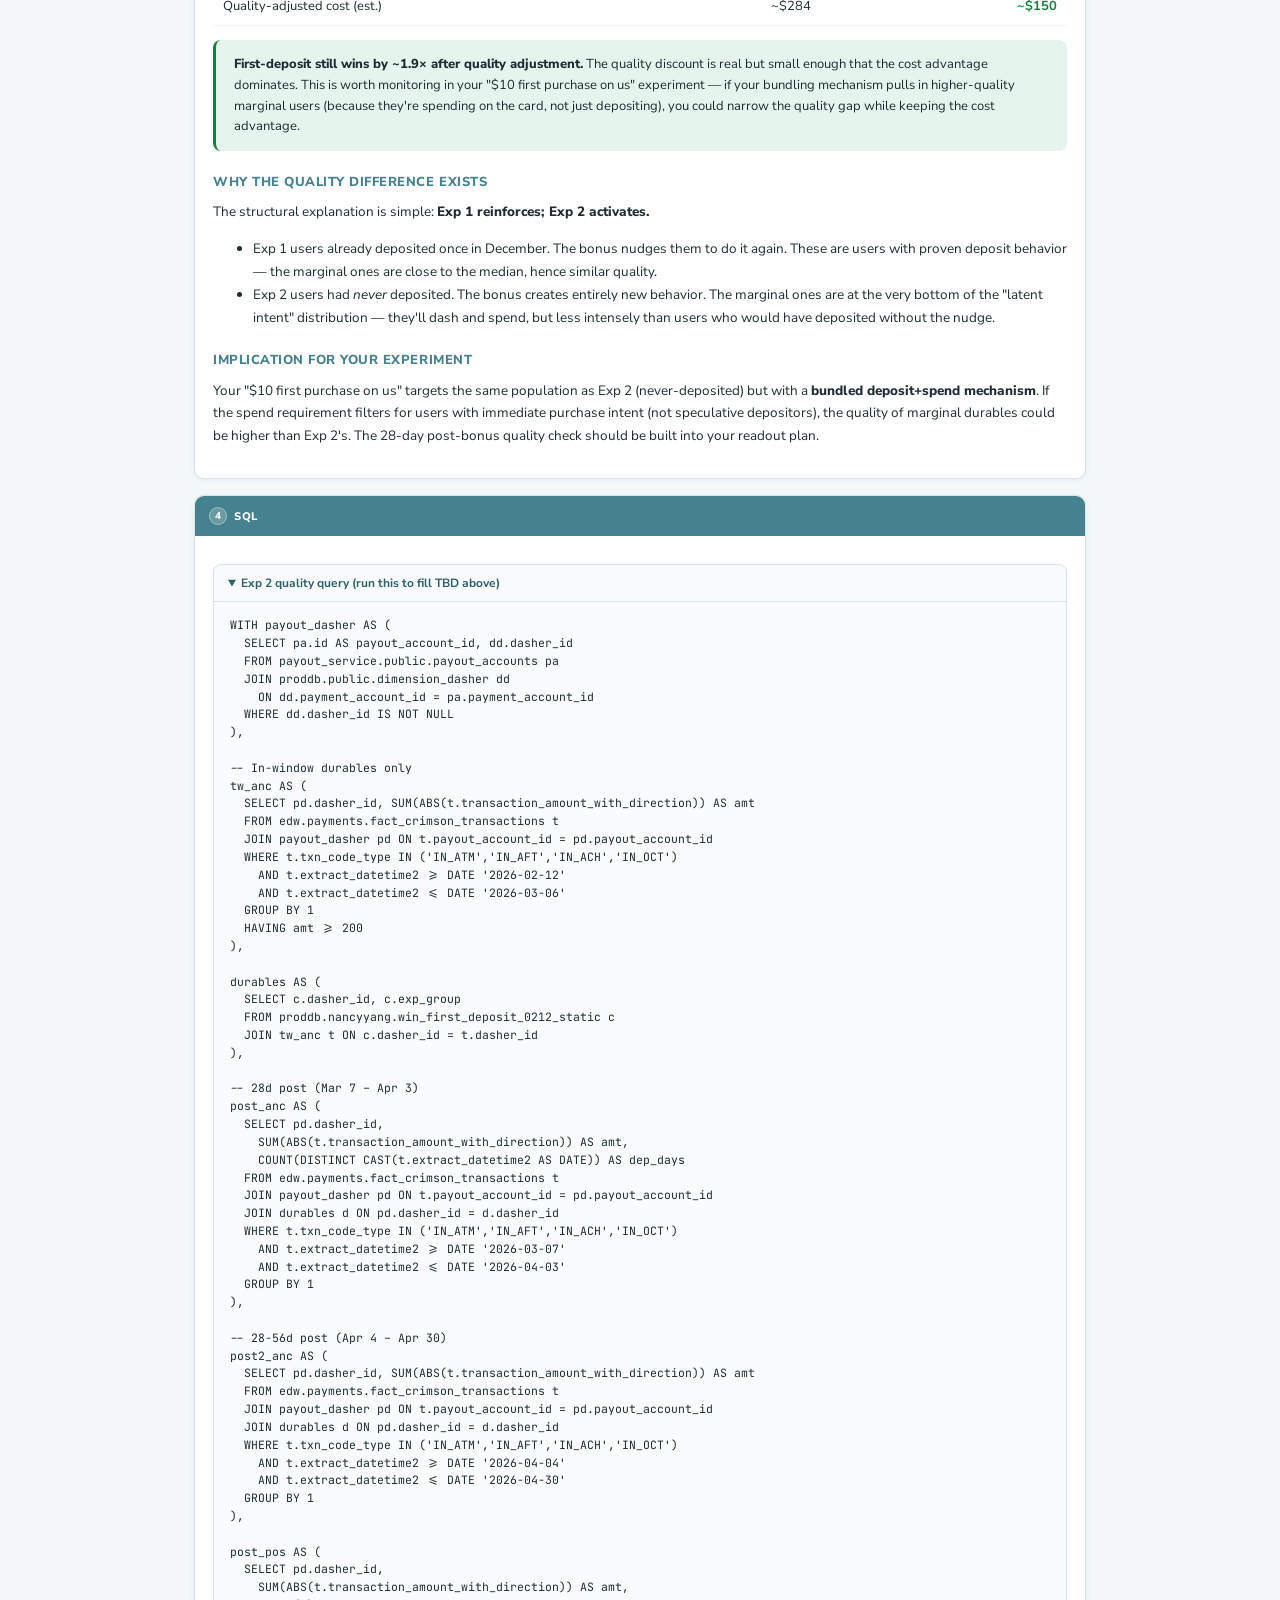
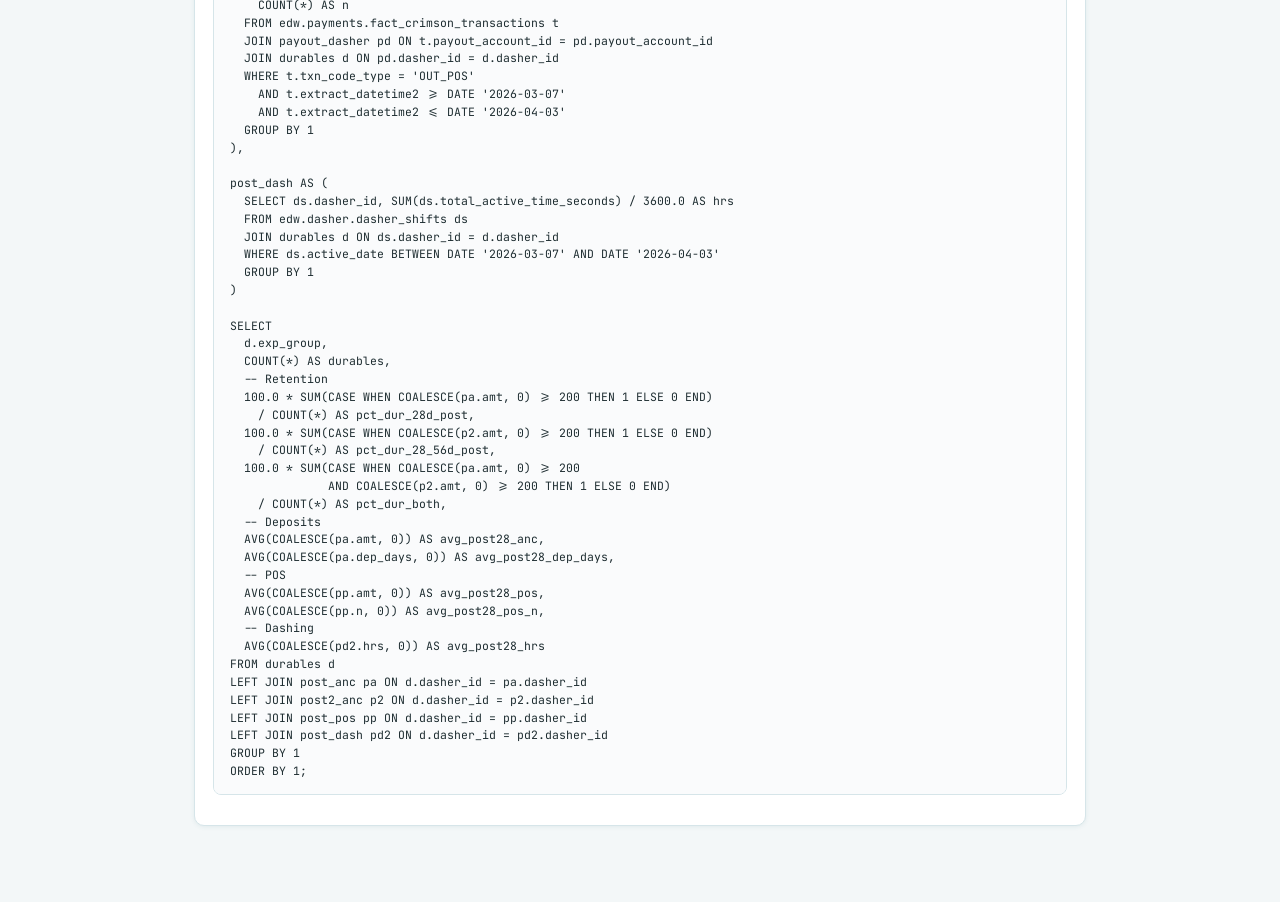
<file: durable_quality.html>
<!DOCTYPE html>
<html lang="en">
<head>
  <meta charset="UTF-8">
  <meta name="viewport" content="width=device-width, initial-scale=1.0">
  <title>Durable User Quality: Treatment vs Control</title>
  <link rel="preconnect" href="https://fonts.googleapis.com">
  <link rel="preconnect" href="https://fonts.gstatic.com" crossorigin>
  <link href="https://fonts.googleapis.com/css2?family=Nunito+Sans:wght@300;400;600;700;800;900&family=JetBrains+Mono:wght@400;600&display=swap" rel="stylesheet">
  <style>
    :root {
      --ink: #1e2d31; --muted: #7e9299; --teal: #45818e; --teal-dark: #2e5f6a;
      --teal-xl: #eef6f8; --border: #d6e5e9; --bg: #f3f7f8; --surface: #fff;
      --green: #15803d; --green-soft: #e6f4ee; --red: #b91c1c; --red-soft: #fef2f2;
      --amber: #d97706; --amber-soft: #fffbeb;
      --font: "Nunito Sans", "Helvetica Neue", Arial, sans-serif;
      --mono: "JetBrains Mono", "SF Mono", Menlo, monospace;
    }
    * { box-sizing: border-box; }
    html, body { margin: 0; font-family: var(--font); background: var(--bg); color: var(--ink); -webkit-font-smoothing: antialiased; }
    .header { background: linear-gradient(135deg, #1e2d31 0%, var(--teal-dark) 100%); padding: 32px 28px 24px; color: #fff; }
    .header h1 { margin: 0 0 6px; font-size: 22px; font-weight: 800; letter-spacing: -0.02em; }
    .header .subtitle { font-size: 14px; font-weight: 600; color: rgba(255,255,255,0.85); margin-bottom: 6px; }
    .header .meta { font-size: 12px; font-weight: 400; color: rgba(255,255,255,0.6); }
    .breadcrumb { background: var(--surface); border-bottom: 1px solid var(--border); padding: 10px 28px; font-size: 12px; }
    .breadcrumb a { color: var(--teal); text-decoration: none; font-weight: 600; }
    .wrap { max-width: 940px; margin: 0 auto; padding: 20px 24px 60px; }
    .verdict-row { display: grid; grid-template-columns: 1fr; gap: 14px; margin-bottom: 20px; }
    .verdict-card { background: var(--surface); border: 1px solid var(--border); border-radius: 10px; padding: 22px 24px; box-shadow: 0 1px 4px rgba(69,129,142,0.1); position: relative; overflow: hidden; }
    .verdict-card::before { content: ""; position: absolute; top: 0; left: 0; right: 0; height: 4px; background: var(--green); }
    .verdict-tag { font-size: 9px; font-weight: 800; text-transform: uppercase; letter-spacing: 0.1em; color: var(--muted); margin-bottom: 8px; }
    .verdict-headline { font-size: 19px; font-weight: 800; line-height: 1.3; margin-bottom: 8px; }
    .verdict-sub { font-size: 13px; line-height: 1.55; color: var(--muted); margin: 0; }
    .card { background: var(--surface); border: 1px solid var(--border); border-radius: 10px; box-shadow: 0 1px 4px rgba(69,129,142,0.1); overflow: hidden; margin-bottom: 16px; }
    .sec-head { font-size: 11px; font-weight: 800; text-transform: uppercase; letter-spacing: 0.5px; display: flex; align-items: center; gap: 7px; background: var(--teal); color: #fff; margin: 0; padding: 11px 14px; }
    .sec-head .sec-num { display: inline-flex; align-items: center; justify-content: center; width: 18px; height: 18px; border-radius: 50%; background: rgba(255,255,255,0.2); border: 1px solid rgba(255,255,255,0.35); font-size: 10px; font-weight: 800; }
    .card-body { padding: 16px 18px 18px; }
    table { border-collapse: collapse; width: 100%; font-size: 13px; margin: 0; }
    th, td { padding: 8px 10px; text-align: left; vertical-align: top; border-bottom: 1px solid #f0f4f5; }
    th { font-size: 9.5px; font-weight: 800; text-transform: uppercase; letter-spacing: 0.4px; color: var(--muted); border-bottom: 1px solid var(--border); }
    td.num { text-align: right; font-variant-numeric: tabular-nums; }
    th.num { text-align: right; }
    tbody tr:hover td { background: var(--teal-xl); }
    .lift-pos { color: var(--green); font-weight: 700; }
    .lift-neg { color: var(--red); font-weight: 700; }
    .lift-flat { color: var(--muted); font-weight: 600; }
    .tbd { color: var(--amber); font-weight: 600; }
    .callout { border-radius: 8px; padding: 14px 18px; margin: 14px 0; font-size: 13px; line-height: 1.6; }
    .callout--green { background: var(--green-soft); border-left: 3px solid var(--green); }
    .callout--amber { background: var(--amber-soft); border-left: 3px solid var(--amber); }
    .callout--teal { background: var(--teal-xl); border-left: 3px solid var(--teal); }
    .narrative { font-size: 13.5px; line-height: 1.7; }
    .narrative p { margin: 0 0 12px; }
    .narrative strong { font-weight: 800; }
    h3.section-sub { font-size: 13px; font-weight: 800; text-transform: uppercase; letter-spacing: 0.04em; color: var(--teal); margin: 20px 0 8px; }
    h3.section-sub:first-child { margin-top: 0; }
    details.sql { border: 1px solid var(--border); border-radius: 8px; margin: 12px 0; background: #fafbfc; overflow: hidden; }
    details.sql summary { cursor: pointer; padding: 10px 14px; font-size: 12px; font-weight: 700; color: var(--teal-dark); user-select: none; }
    details.sql summary:hover { background: var(--teal-xl); }
    details.sql[open] summary { border-bottom: 1px solid var(--border); }
    details.sql pre { margin: 0; padding: 14px 16px; font-family: var(--mono); font-size: 11.5px; line-height: 1.55; color: #1e2d31; background: #fafbfc; overflow-x: auto; white-space: pre; }
  </style>
</head>
<body>

<div class="breadcrumb"><a href="/">&larr; Experiment design</a> &nbsp;/&nbsp; <a href="funnel_analysis.html">Funnel analysis</a></div>

<div class="header">
  <h1>Durable User Quality: Treatment vs Control</h1>
  <div class="subtitle">Are incentive-created durables the same quality as organic durables?</div>
  <div class="meta">DRI: Justin Zhou &nbsp;&bull;&nbsp; Data pulled: Apr 29, 2026 &nbsp;&bull;&nbsp; All metrics measured 28 days post-bonus window</div>
</div>

<div class="wrap">

  <div class="verdict-row">
    <div class="verdict-card">
      <div class="verdict-tag">Key finding</div>
      <div class="verdict-headline">Two different stories: Exp 1 durables are equal quality; Exp 2 durables are slightly lower quality.</div>
      <p class="verdict-sub"><strong>Exp 1</strong> (win 2nd deposit): treatment durables match or exceed control on every metric &mdash; retention is actually <em>better</em> (+2.8 pp). <strong>Exp 2</strong> (win 1st deposit): treatment durables are modestly lower quality &mdash; retention is &minus;2.1 pp, deposits &minus;10%, POS &minus;3.7%, dashing &minus;1.2%. The first-deposit incentive creates real but somewhat shallower durables. The 2&times; cost advantage still holds after discounting for quality.</p>
    </div>
  </div>

  <!-- ── 1. Exp 1 ── -->
  <div class="card">
    <div class="sec-head"><span class="sec-num">1</span> Exp 1 (Win 2nd Deposit, $15): Durable quality comparison</div>
    <div class="card-body">
      <p style="font-size:13px; color:var(--muted); margin:0 0 14px;">Restricted to users who deposited $200+ in January (the in-window durables). Measuring their behavior in subsequent months.</p>

      <h3 class="section-sub">Durable retention (do they stay durable?)</h3>
      <table>
        <thead>
          <tr><th></th><th class="num">Control (n=2,275)</th><th class="num">Treatment (n=2,387)</th><th class="num">Δ</th></tr>
        </thead>
        <tbody>
          <tr>
            <td>% durable again in Feb (28d post)</td>
            <td class="num">45.14%</td>
            <td class="num">45.62%</td>
            <td class="num lift-pos">+0.48 pp</td>
          </tr>
          <tr>
            <td>% durable again in Mar (56d post)</td>
            <td class="num">36.53%</td>
            <td class="num">39.34%</td>
            <td class="num lift-pos">+2.81 pp</td>
          </tr>
          <tr>
            <td>% durable in BOTH Feb AND Mar</td>
            <td class="num">25.85%</td>
            <td class="num">27.52%</td>
            <td class="num lift-pos">+1.67 pp</td>
          </tr>
        </tbody>
      </table>

      <div class="callout callout--green">
        <strong>Treatment durables retain at equal or slightly higher rates.</strong> The incentive didn't create one-and-done users &mdash; 45.6% of treatment durables hit $200+ again in Feb (vs 45.1% control), and 39.3% in Mar (vs 36.5%). If anything, the bonus may have created a behavioral anchor that sticks.
      </div>

      <h3 class="section-sub">Deposit behavior</h3>
      <table>
        <thead>
          <tr><th></th><th class="num">Control</th><th class="num">Treatment</th><th class="num">Δ</th></tr>
        </thead>
        <tbody>
          <tr><td>Avg Jan ancillary $</td><td class="num">$477.40</td><td class="num">$453.73</td><td class="num lift-flat">&minus;5.0%</td></tr>
          <tr><td>Avg Jan deposit days</td><td class="num">5.84</td><td class="num">5.81</td><td class="num lift-flat">~0%</td></tr>
          <tr><td>Avg Feb ancillary $ (28d post)</td><td class="num">$387.62</td><td class="num">$379.88</td><td class="num lift-flat">&minus;2.0%</td></tr>
          <tr><td>Avg Feb deposit days</td><td class="num">4.37</td><td class="num">4.30</td><td class="num lift-flat">&minus;1.6%</td></tr>
        </tbody>
      </table>

      <div class="callout callout--teal">
        <strong>Slight drag on volume, not on frequency.</strong> Treatment durables deposit ~5% less than control in the bonus month ($454 vs $477) &mdash; expected since some just barely cleared $200 to earn the bonus. By Feb the gap narrows to 2%. Deposit frequency (days with deposits) is virtually identical.
      </div>

      <h3 class="section-sub">POS spend (card usage)</h3>
      <table>
        <thead>
          <tr><th></th><th class="num">Control</th><th class="num">Treatment</th><th class="num">Δ</th></tr>
        </thead>
        <tbody>
          <tr><td>Avg Jan POS $</td><td class="num">$806.21</td><td class="num">$778.57</td><td class="num lift-flat">&minus;3.4%</td></tr>
          <tr><td>Avg Jan POS transactions</td><td class="num">50.5</td><td class="num">49.6</td><td class="num lift-flat">&minus;1.6%</td></tr>
          <tr><td>Avg Feb POS $ (28d post)</td><td class="num">$658.05</td><td class="num">$663.08</td><td class="num lift-pos">+0.8%</td></tr>
        </tbody>
      </table>

      <div class="callout callout--teal">
        <strong>POS spend converges post-bonus.</strong> Slight drag in the bonus month (&minus;3.4%), but by Feb the treatment durables actually spend slightly more (+0.8%). The marginal users pulled in by the incentive are spending at equivalent rates once established.
      </div>

      <h3 class="section-sub">Dashing hours</h3>
      <table>
        <thead>
          <tr><th></th><th class="num">Control</th><th class="num">Treatment</th><th class="num">Δ</th></tr>
        </thead>
        <tbody>
          <tr><td>Avg Jan hours</td><td class="num">35.5</td><td class="num">35.6</td><td class="num lift-flat">~0%</td></tr>
          <tr><td>Avg Feb hours (28d post)</td><td class="num">25.4</td><td class="num">26.2</td><td class="num lift-pos">+3.0%</td></tr>
        </tbody>
      </table>

      <div class="callout callout--green">
        <strong>Dashing is unchanged during the bonus month and slightly higher post-bonus.</strong> Treatment durables dash 3% more in Feb than control durables. The incentive didn't attract users who deposit but don't work &mdash; these are real dashers.
      </div>
    </div>
  </div>

  <!-- ── 2. Exp 2 ── -->
  <div class="card">
    <div class="sec-head"><span class="sec-num">2</span> Exp 2 (Win 1st Deposit, $20): Durable quality comparison</div>
    <div class="card-body">
      <p style="font-size:13px; color:var(--muted); margin:0 0 14px;">Restricted to users who deposited $200+ in the target window (Feb 12 &ndash; Mar 6). All post-bonus metrics measured on the 28 days immediately after (Mar 7 &ndash; Apr 3).</p>

      <h3 class="section-sub">Durable retention</h3>
      <table>
        <thead>
          <tr><th></th><th class="num">Control (n=2,132)</th><th class="num">Treatment (n=2,483)</th><th class="num">Δ</th></tr>
        </thead>
        <tbody>
          <tr><td>% durable again in 28d post (Mar 7 &ndash; Apr 3)</td><td class="num">34.80%</td><td class="num">32.74%</td><td class="num lift-neg">&minus;2.06 pp</td></tr>
          <tr><td>% durable in 28&ndash;56d post (Apr 4 &ndash; Apr 30)</td><td class="num">23.87%</td><td class="num">23.32%</td><td class="num lift-flat">&minus;0.56 pp</td></tr>
          <tr><td>% durable in both</td><td class="num">17.82%</td><td class="num">16.35%</td><td class="num lift-neg">&minus;1.47 pp</td></tr>
        </tbody>
      </table>

      <div class="callout callout--amber">
        <strong>Treatment durables retain at a slightly lower rate.</strong> 32.7% of treatment durables hit $200+ again in the 28d post window vs 34.8% for control (&minus;2.06 pp). The gap narrows in the second window and persists at &minus;1.47 pp on the "both" metric. The incentive created marginally shallower durables than organic ones &mdash; but the difference is modest, not dramatic.
      </div>

      <h3 class="section-sub">Deposit behavior (28d post)</h3>
      <table>
        <thead>
          <tr><th></th><th class="num">Control</th><th class="num">Treatment</th><th class="num">Δ</th></tr>
        </thead>
        <tbody>
          <tr><td>Avg 28d post ancillary $</td><td class="num">$364.60</td><td class="num">$327.80</td><td class="num lift-neg">&minus;10.1%</td></tr>
          <tr><td>Avg 28d post deposit days</td><td class="num">2.41</td><td class="num">2.29</td><td class="num lift-flat">&minus;4.7%</td></tr>
        </tbody>
      </table>

      <h3 class="section-sub">POS spend (28d post)</h3>
      <table>
        <thead>
          <tr><th></th><th class="num">Control</th><th class="num">Treatment</th><th class="num">Δ</th></tr>
        </thead>
        <tbody>
          <tr><td>Avg 28d post POS $</td><td class="num">$802.61</td><td class="num">$773.22</td><td class="num lift-neg">&minus;3.7%</td></tr>
          <tr><td>Avg 28d post POS transactions</td><td class="num">40.5</td><td class="num">39.2</td><td class="num lift-flat">&minus;3.4%</td></tr>
        </tbody>
      </table>

      <h3 class="section-sub">Dashing hours (28d post)</h3>
      <table>
        <thead>
          <tr><th></th><th class="num">Control</th><th class="num">Treatment</th><th class="num">Δ</th></tr>
        </thead>
        <tbody>
          <tr><td>Avg 28d post hours</td><td class="num">27.64</td><td class="num">27.30</td><td class="num lift-flat">&minus;1.2%</td></tr>
        </tbody>
      </table>

      <div class="callout callout--amber">
        <strong>Treatment durables are slightly lower quality across the board.</strong> Deposits &minus;10%, POS spend &minus;3.7%, dashing &minus;1.2% in the 28d post window. The marginal first-deposit durables the incentive created are real (they dash, they spend) but they're at the lower end of the durable distribution. This contrasts with Exp 1 where treatment durables were indistinguishable from control.
      </div>
    </div>
  </div>

  <!-- ── 3. Interpretation ── -->
  <div class="card">
    <div class="sec-head"><span class="sec-num">3</span> Interpretation</div>
    <div class="card-body narrative">
      <h3 class="section-sub">Two different stories</h3>
      <p><strong>Exp 1 (2nd deposit):</strong> Treatment durables are indistinguishable from organic ones. Retention is actually +2.8 pp better, POS spend converges post-bonus, dashing is +3%. The $15 bonus reinforced behavior in users who were already on a deposit trajectory &mdash; it didn't attract low-quality users.</p>
      <p><strong>Exp 2 (1st deposit):</strong> Treatment durables are modestly lower quality. Retention is &minus;2.1 pp, deposits are &minus;10%, POS spend &minus;3.7%, dashing &minus;1.2%. The $20 bonus activated users with latent intent who had never deposited before &mdash; they're real dashers (27.3 hrs/month, $773 POS spend) but they sit at the lower end of the durable distribution.</p>

      <h3 class="section-sub">Does this change the first-deposit recommendation?</h3>
      <p><strong>No, but it nuances it.</strong> The quality discount in Exp 2 is ~5&ndash;10% across metrics. If we discount the $141 cost-per-incremental-durable by the retention gap (&minus;2.1 pp / 34.8 pp baseline &asymp; 6% lower quality), the effective cost is closer to <strong>~$150</strong>. That's still well under Exp 1's $284. The 2&times; advantage holds after quality adjustment.</p>

      <h3 class="section-sub">Side-by-side summary</h3>
      <table>
        <thead>
          <tr><th>Quality metric (28d post)</th><th class="num">Exp 1 (2nd deposit)</th><th class="num">Exp 2 (1st deposit)</th></tr>
        </thead>
        <tbody>
          <tr><td>Durable retention Δ (T vs C)</td><td class="num lift-pos">+0.48 pp</td><td class="num lift-neg">&minus;2.06 pp</td></tr>
          <tr><td>Deposit volume Δ</td><td class="num lift-flat">&minus;2.0%</td><td class="num lift-neg">&minus;10.1%</td></tr>
          <tr><td>POS spend Δ</td><td class="num lift-pos">+0.8%</td><td class="num lift-neg">&minus;3.7%</td></tr>
          <tr><td>Dashing hours Δ</td><td class="num lift-pos">+3.0%</td><td class="num lift-flat">&minus;1.2%</td></tr>
          <tr><td>Cost per incremental durable</td><td class="num">$284</td><td class="num lift-pos">$141</td></tr>
          <tr><td>Quality-adjusted cost (est.)</td><td class="num">~$284</td><td class="num lift-pos">~$150</td></tr>
        </tbody>
      </table>

      <div class="callout callout--green">
        <strong>First-deposit still wins by ~1.9&times; after quality adjustment.</strong> The quality discount is real but small enough that the cost advantage dominates. This is worth monitoring in your "$10 first purchase on us" experiment &mdash; if your bundling mechanism pulls in higher-quality marginal users (because they're spending on the card, not just depositing), you could narrow the quality gap while keeping the cost advantage.
      </div>

      <h3 class="section-sub">Why the quality difference exists</h3>
      <p>The structural explanation is simple: <strong>Exp 1 reinforces; Exp 2 activates.</strong></p>
      <ul style="font-size:13.5px;">
        <li>Exp 1 users already deposited once in December. The bonus nudges them to do it again. These are users with proven deposit behavior &mdash; the marginal ones are close to the median, hence similar quality.</li>
        <li>Exp 2 users had <em>never</em> deposited. The bonus creates entirely new behavior. The marginal ones are at the very bottom of the "latent intent" distribution &mdash; they'll dash and spend, but less intensely than users who would have deposited without the nudge.</li>
      </ul>

      <h3 class="section-sub">Implication for your experiment</h3>
      <p>Your "$10 first purchase on us" targets the same population as Exp 2 (never-deposited) but with a <strong>bundled deposit+spend mechanism</strong>. If the spend requirement filters for users with immediate purchase intent (not speculative depositors), the quality of marginal durables could be higher than Exp 2's. The 28-day post-bonus quality check should be built into your readout plan.</p>
    </div>
  </div>

  <!-- ── 4. SQL ── -->
  <div class="card">
    <div class="sec-head"><span class="sec-num">4</span> SQL</div>
    <div class="card-body">

      <details class="sql" open>
        <summary>Exp 2 quality query (run this to fill TBD above)</summary>
<pre>WITH payout_dasher AS (
  SELECT pa.id AS payout_account_id, dd.dasher_id
  FROM payout_service.public.payout_accounts pa
  JOIN proddb.public.dimension_dasher dd
    ON dd.payment_account_id = pa.payment_account_id
  WHERE dd.dasher_id IS NOT NULL
),

-- In-window durables only
tw_anc AS (
  SELECT pd.dasher_id, SUM(ABS(t.transaction_amount_with_direction)) AS amt
  FROM edw.payments.fact_crimson_transactions t
  JOIN payout_dasher pd ON t.payout_account_id = pd.payout_account_id
  WHERE t.txn_code_type IN ('IN_ATM','IN_AFT','IN_ACH','IN_OCT')
    AND t.extract_datetime2 &gt;= DATE '2026-02-12'
    AND t.extract_datetime2 &lt;= DATE '2026-03-06'
  GROUP BY 1
  HAVING amt &gt;= 200
),

durables AS (
  SELECT c.dasher_id, c.exp_group
  FROM proddb.nancyyang.win_first_deposit_0212_static c
  JOIN tw_anc t ON c.dasher_id = t.dasher_id
),

-- 28d post (Mar 7 – Apr 3)
post_anc AS (
  SELECT pd.dasher_id,
    SUM(ABS(t.transaction_amount_with_direction)) AS amt,
    COUNT(DISTINCT CAST(t.extract_datetime2 AS DATE)) AS dep_days
  FROM edw.payments.fact_crimson_transactions t
  JOIN payout_dasher pd ON t.payout_account_id = pd.payout_account_id
  JOIN durables d ON pd.dasher_id = d.dasher_id
  WHERE t.txn_code_type IN ('IN_ATM','IN_AFT','IN_ACH','IN_OCT')
    AND t.extract_datetime2 &gt;= DATE '2026-03-07'
    AND t.extract_datetime2 &lt;= DATE '2026-04-03'
  GROUP BY 1
),

-- 28-56d post (Apr 4 – Apr 30)
post2_anc AS (
  SELECT pd.dasher_id, SUM(ABS(t.transaction_amount_with_direction)) AS amt
  FROM edw.payments.fact_crimson_transactions t
  JOIN payout_dasher pd ON t.payout_account_id = pd.payout_account_id
  JOIN durables d ON pd.dasher_id = d.dasher_id
  WHERE t.txn_code_type IN ('IN_ATM','IN_AFT','IN_ACH','IN_OCT')
    AND t.extract_datetime2 &gt;= DATE '2026-04-04'
    AND t.extract_datetime2 &lt;= DATE '2026-04-30'
  GROUP BY 1
),

post_pos AS (
  SELECT pd.dasher_id,
    SUM(ABS(t.transaction_amount_with_direction)) AS amt,
    COUNT(*) AS n
  FROM edw.payments.fact_crimson_transactions t
  JOIN payout_dasher pd ON t.payout_account_id = pd.payout_account_id
  JOIN durables d ON pd.dasher_id = d.dasher_id
  WHERE t.txn_code_type = 'OUT_POS'
    AND t.extract_datetime2 &gt;= DATE '2026-03-07'
    AND t.extract_datetime2 &lt;= DATE '2026-04-03'
  GROUP BY 1
),

post_dash AS (
  SELECT ds.dasher_id, SUM(ds.total_active_time_seconds) / 3600.0 AS hrs
  FROM edw.dasher.dasher_shifts ds
  JOIN durables d ON ds.dasher_id = d.dasher_id
  WHERE ds.active_date BETWEEN DATE '2026-03-07' AND DATE '2026-04-03'
  GROUP BY 1
)

SELECT
  d.exp_group,
  COUNT(*) AS durables,
  -- Retention
  100.0 * SUM(CASE WHEN COALESCE(pa.amt, 0) &gt;= 200 THEN 1 ELSE 0 END)
    / COUNT(*) AS pct_dur_28d_post,
  100.0 * SUM(CASE WHEN COALESCE(p2.amt, 0) &gt;= 200 THEN 1 ELSE 0 END)
    / COUNT(*) AS pct_dur_28_56d_post,
  100.0 * SUM(CASE WHEN COALESCE(pa.amt, 0) &gt;= 200
              AND COALESCE(p2.amt, 0) &gt;= 200 THEN 1 ELSE 0 END)
    / COUNT(*) AS pct_dur_both,
  -- Deposits
  AVG(COALESCE(pa.amt, 0)) AS avg_post28_anc,
  AVG(COALESCE(pa.dep_days, 0)) AS avg_post28_dep_days,
  -- POS
  AVG(COALESCE(pp.amt, 0)) AS avg_post28_pos,
  AVG(COALESCE(pp.n, 0)) AS avg_post28_pos_n,
  -- Dashing
  AVG(COALESCE(pd2.hrs, 0)) AS avg_post28_hrs
FROM durables d
LEFT JOIN post_anc pa ON d.dasher_id = pa.dasher_id
LEFT JOIN post2_anc p2 ON d.dasher_id = p2.dasher_id
LEFT JOIN post_pos pp ON d.dasher_id = pp.dasher_id
LEFT JOIN post_dash pd2 ON d.dasher_id = pd2.dasher_id
GROUP BY 1
ORDER BY 1;
</pre>
      </details>

    </div>
  </div>

</div>

</body>
</html>
</file>
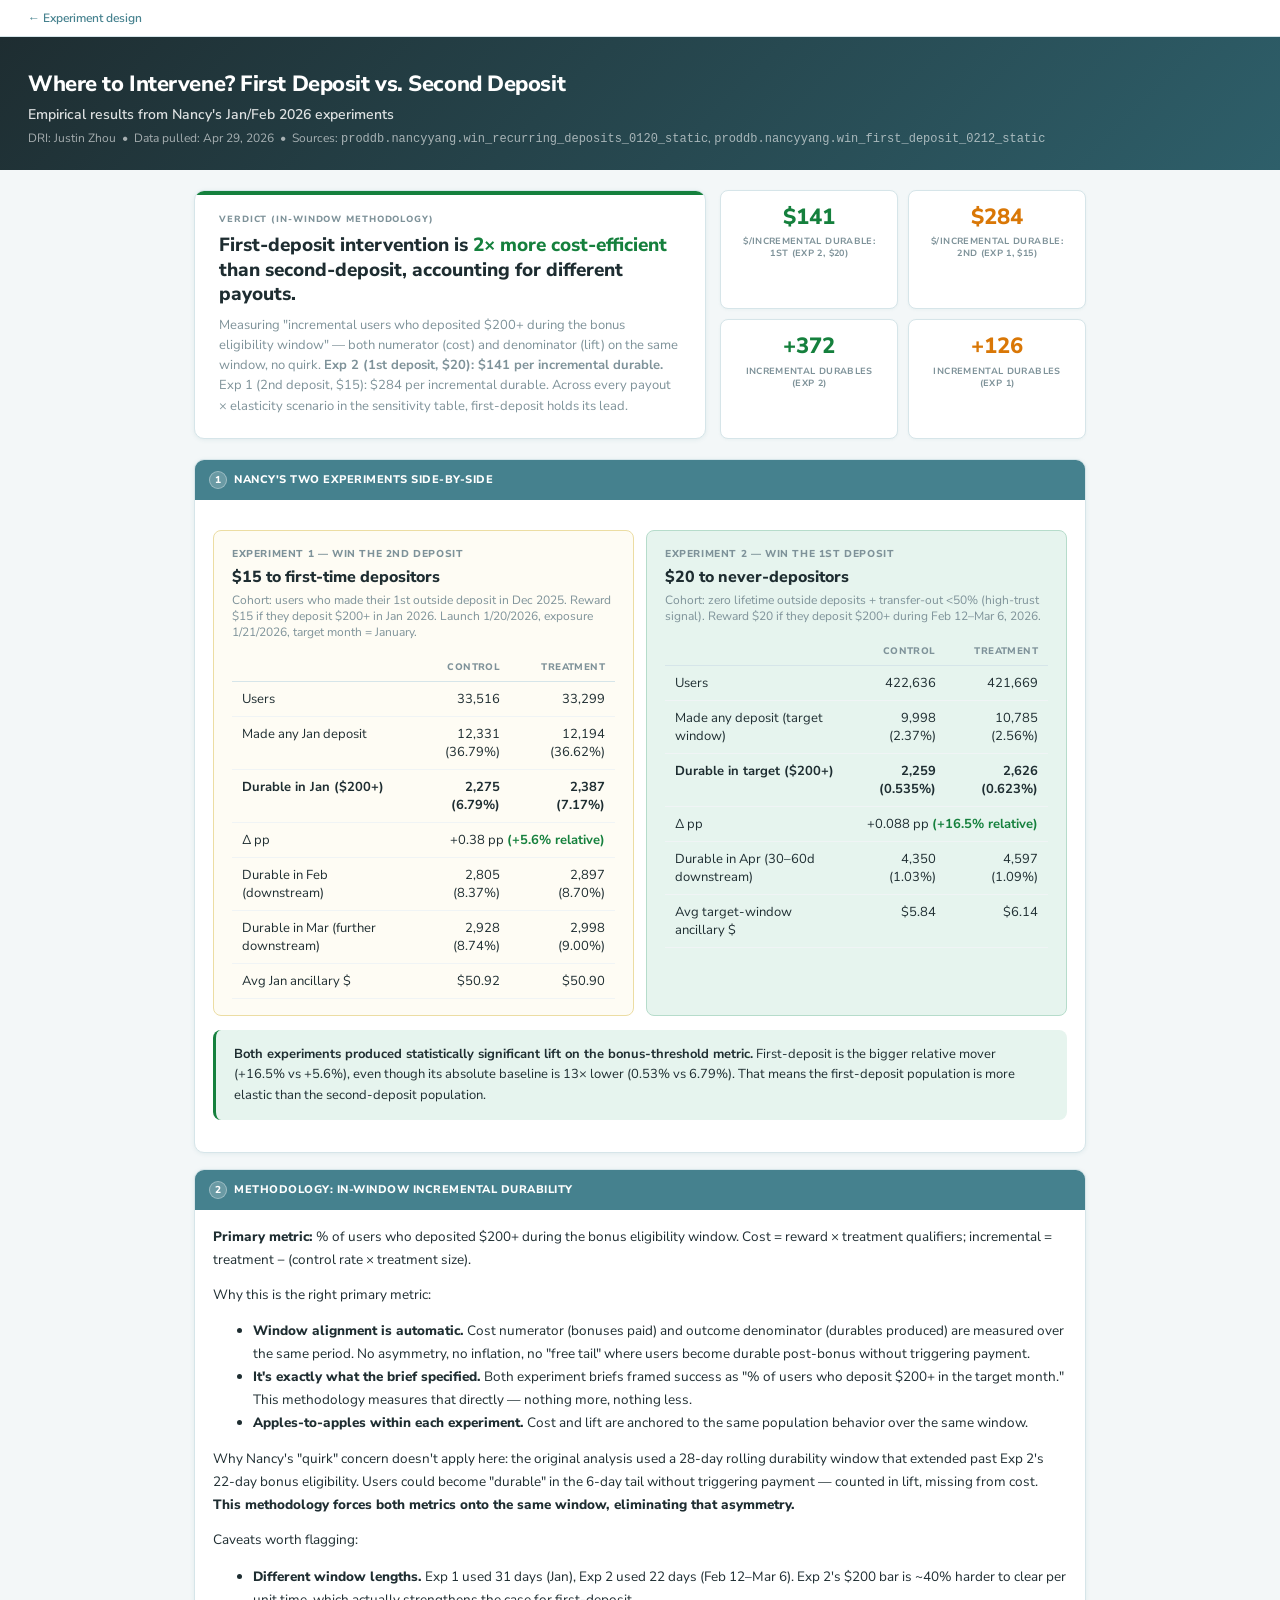
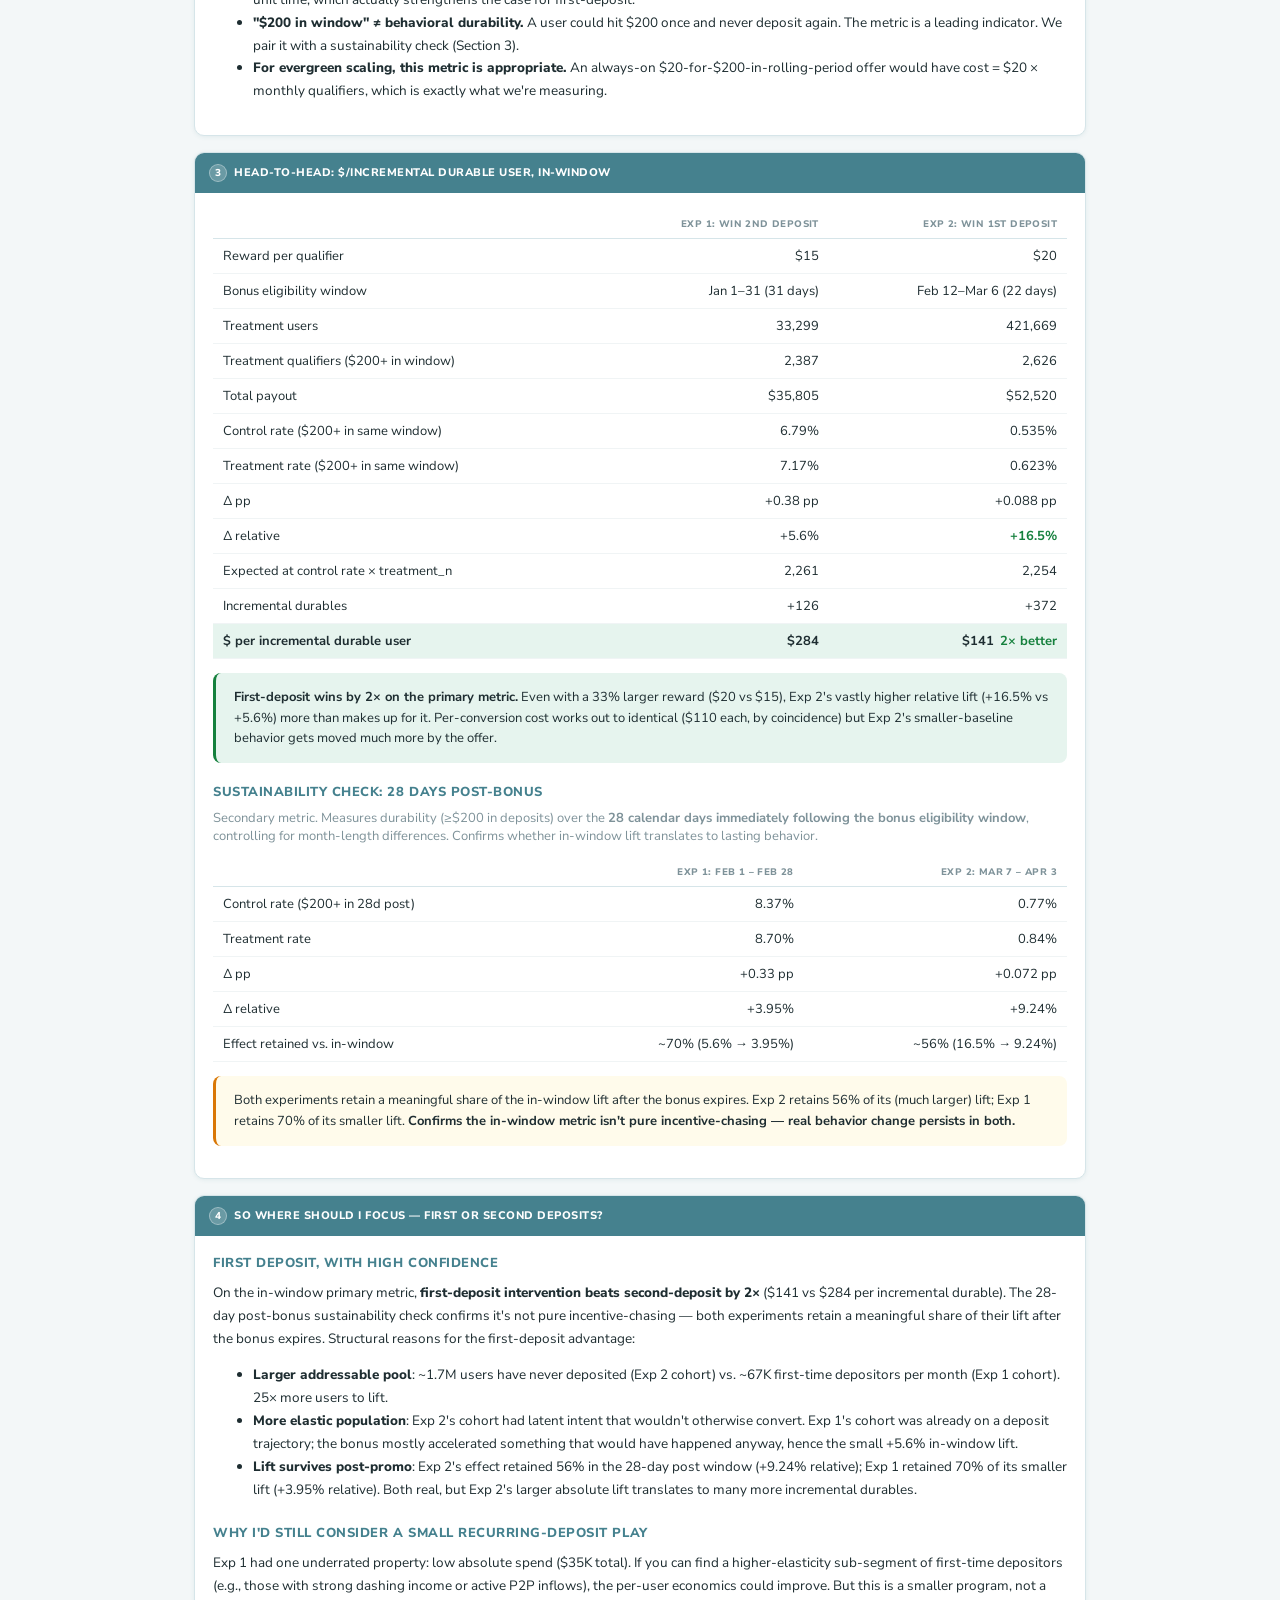
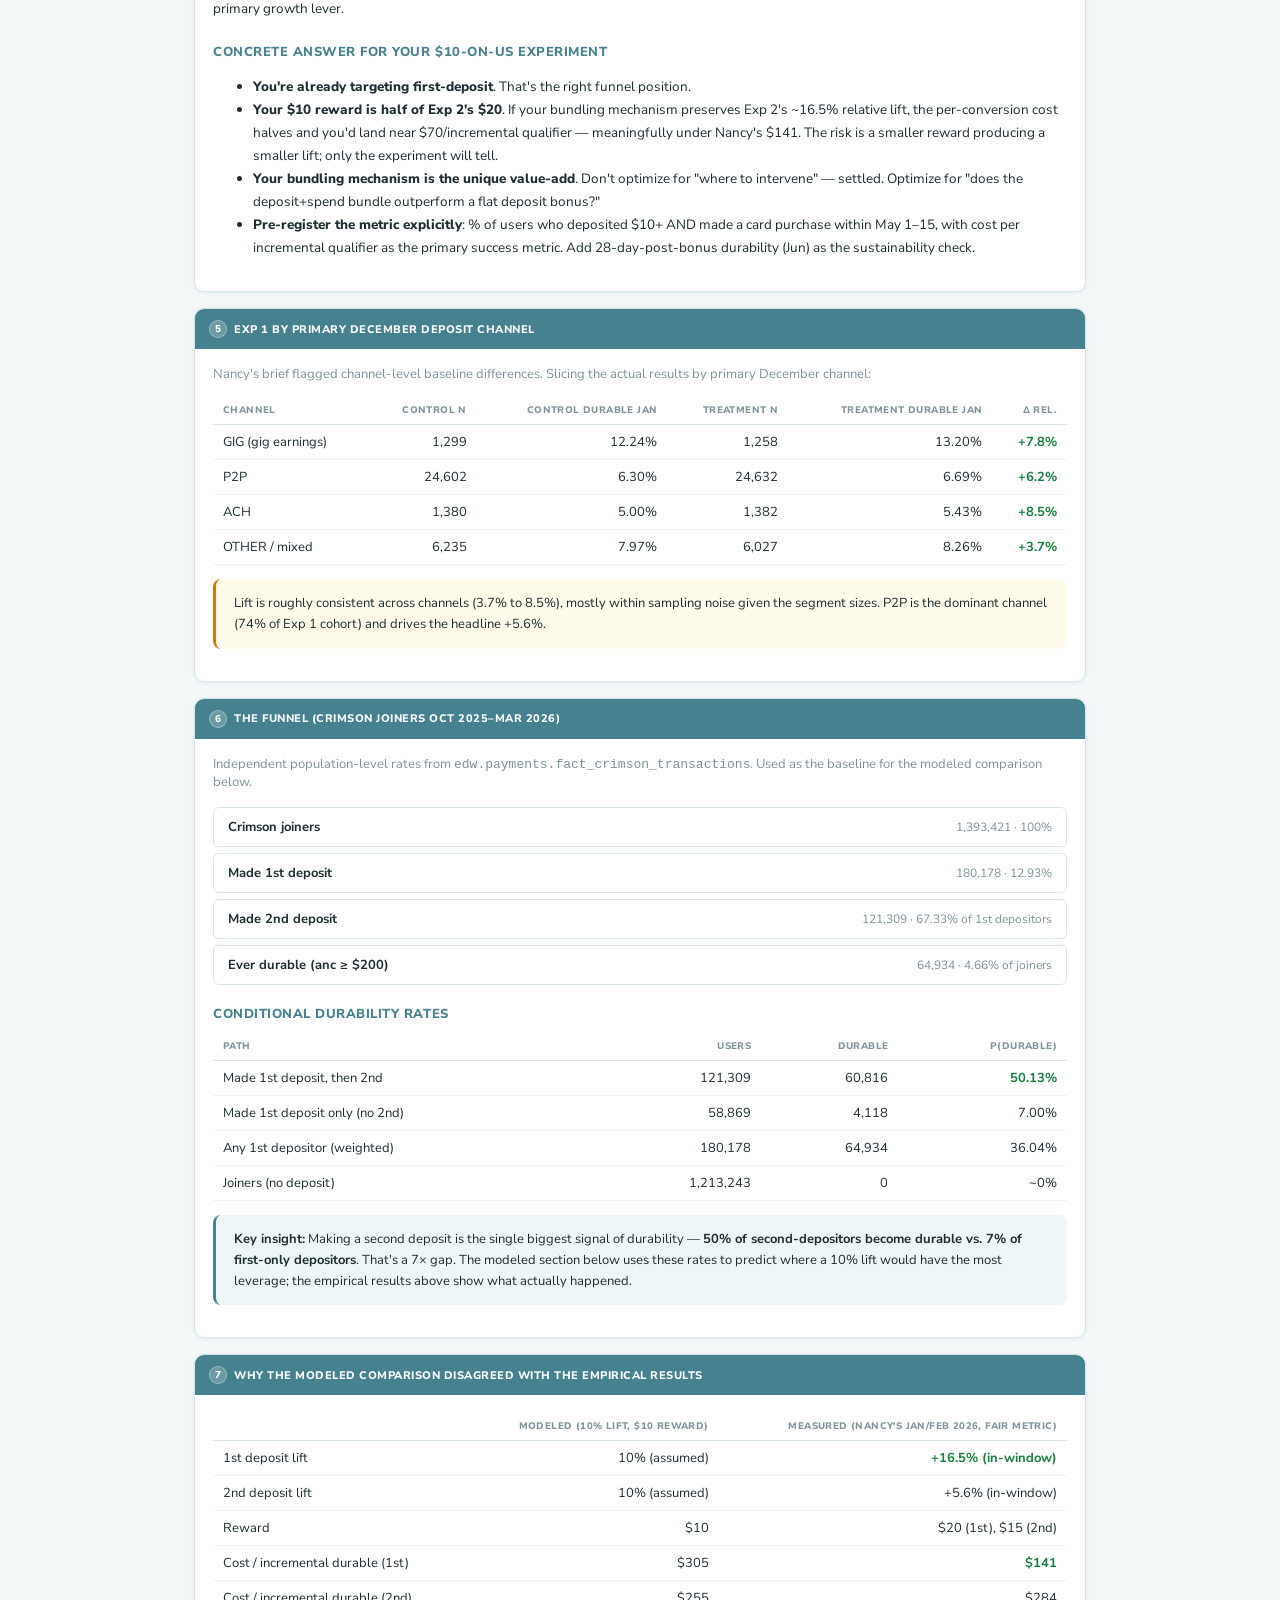
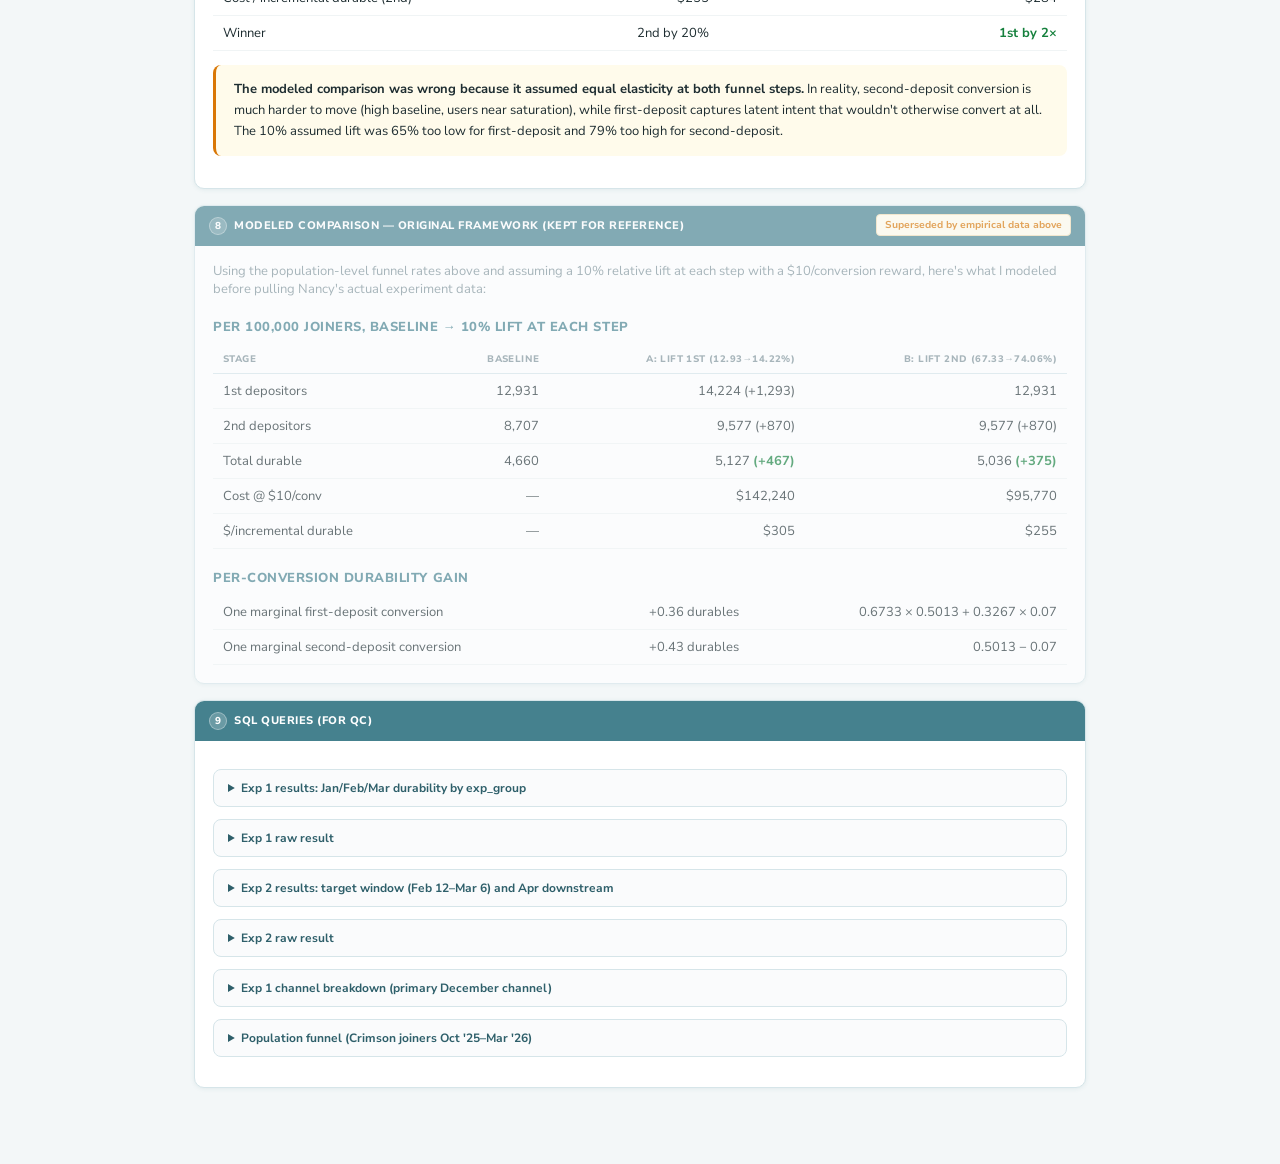
<file: funnel_analysis.html>
<!DOCTYPE html>
<html lang="en">
<head>
  <meta charset="UTF-8">
  <meta name="viewport" content="width=device-width, initial-scale=1.0">
  <title>Where to Intervene? First Deposit vs. Second Deposit</title>
  <link rel="preconnect" href="https://fonts.googleapis.com">
  <link rel="preconnect" href="https://fonts.gstatic.com" crossorigin>
  <link href="https://fonts.googleapis.com/css2?family=Nunito+Sans:wght@300;400;600;700;800;900&family=JetBrains+Mono:wght@400;600&display=swap" rel="stylesheet">
  <style>
    :root {
      --ink: #1e2d31;
      --muted: #7e9299;
      --teal: #45818e;
      --teal-dark: #2e5f6a;
      --teal-xl: #eef6f8;
      --border: #d6e5e9;
      --bg: #f3f7f8;
      --surface: #fff;
      --green: #15803d;
      --green-soft: #e6f4ee;
      --red: #b91c1c;
      --red-soft: #fef2f2;
      --amber: #d97706;
      --amber-soft: #fffbeb;
      --font: "Nunito Sans", "Helvetica Neue", Arial, sans-serif;
      --mono: "JetBrains Mono", "SF Mono", Menlo, monospace;
    }
    * { box-sizing: border-box; }
    html, body { margin: 0; font-family: var(--font); background: var(--bg); color: var(--ink); -webkit-font-smoothing: antialiased; }

    .header {
      background: linear-gradient(135deg, #1e2d31 0%, var(--teal-dark) 100%);
      padding: 32px 28px 24px;
      color: #fff;
    }
    .header h1 { margin: 0 0 6px; font-size: 22px; font-weight: 800; letter-spacing: -0.02em; }
    .header .subtitle { font-size: 14px; font-weight: 600; color: rgba(255,255,255,0.85); margin-bottom: 6px; }
    .header .meta { font-size: 12px; font-weight: 400; color: rgba(255,255,255,0.6); }

    .breadcrumb {
      background: var(--surface); border-bottom: 1px solid var(--border);
      padding: 10px 28px; font-size: 12px;
    }
    .breadcrumb a { color: var(--teal); text-decoration: none; font-weight: 600; }
    .breadcrumb a:hover { text-decoration: underline; }

    .wrap { max-width: 940px; margin: 0 auto; padding: 20px 24px 60px; }

    .verdict-row { display: grid; grid-template-columns: 1.4fr 1fr; gap: 14px; margin-bottom: 20px; }
    @media (max-width: 700px) { .verdict-row { grid-template-columns: 1fr; } }
    .verdict-card {
      background: var(--surface); border: 1px solid var(--border); border-radius: 10px;
      padding: 22px 24px; box-shadow: 0 1px 4px rgba(69,129,142,0.1);
      position: relative; overflow: hidden;
    }
    .verdict-card::before { content: ""; position: absolute; top: 0; left: 0; right: 0; height: 4px; background: var(--green); }
    .verdict-tag { font-size: 9px; font-weight: 800; text-transform: uppercase; letter-spacing: 0.1em; color: var(--muted); margin-bottom: 8px; }
    .verdict-headline { font-size: 19px; font-weight: 800; line-height: 1.3; margin-bottom: 8px; }
    .verdict-sub { font-size: 13px; line-height: 1.55; color: var(--muted); margin: 0; }

    .kpi-grid { display: grid; grid-template-columns: 1fr 1fr; gap: 10px; }
    .kpi {
      background: var(--surface); border: 1px solid var(--border); border-radius: 8px;
      padding: 14px 12px 10px; text-align: center;
      box-shadow: 0 1px 3px rgba(69,129,142,0.06);
    }
    .kpi-value { font-size: 22px; font-weight: 800; line-height: 1.1; }
    .kpi-value--green { color: var(--green); }
    .kpi-value--amber { color: var(--amber); }
    .kpi-value--teal { color: var(--teal); }
    .kpi-value--red { color: var(--red); }
    .kpi-label { font-size: 9px; font-weight: 700; text-transform: uppercase; letter-spacing: 0.04em; color: var(--muted); margin-top: 6px; }

    .card {
      background: var(--surface); border: 1px solid var(--border); border-radius: 10px;
      box-shadow: 0 1px 4px rgba(69,129,142,0.1); overflow: hidden; margin-bottom: 16px;
    }
    .sec-head {
      font-size: 11px; font-weight: 800; text-transform: uppercase; letter-spacing: 0.5px;
      display: flex; align-items: center; gap: 7px;
      background: var(--teal); color: #fff; margin: 0; padding: 11px 14px;
    }
    .sec-head .sec-num {
      display: inline-flex; align-items: center; justify-content: center;
      width: 18px; height: 18px; border-radius: 50%;
      background: rgba(255,255,255,0.2); border: 1px solid rgba(255,255,255,0.35);
      font-size: 10px; font-weight: 800;
    }
    .card-body { padding: 16px 18px 18px; }

    table { border-collapse: collapse; width: 100%; font-size: 13px; margin: 0; }
    th, td { padding: 8px 10px; text-align: left; vertical-align: top; border-bottom: 1px solid #f0f4f5; }
    th {
      font-size: 9.5px; font-weight: 800; text-transform: uppercase;
      letter-spacing: 0.4px; color: var(--muted); border-bottom: 1px solid var(--border);
    }
    td.num { text-align: right; font-variant-numeric: tabular-nums; }
    th.num { text-align: right; }
    tbody tr:hover td { background: var(--teal-xl); }

    .lift-pos { color: var(--green); font-weight: 700; }
    .lift-flat { color: var(--muted); font-weight: 600; }
    .winner-row td { background: var(--green-soft) !important; }

    .callout { border-radius: 8px; padding: 14px 18px; margin: 14px 0; font-size: 13px; line-height: 1.6; }
    .callout--green { background: var(--green-soft); border-left: 3px solid var(--green); }
    .callout--amber { background: var(--amber-soft); border-left: 3px solid var(--amber); }
    .callout--teal { background: var(--teal-xl); border-left: 3px solid var(--teal); }
    .callout--red { background: var(--red-soft); border-left: 3px solid var(--red); }

    .narrative { font-size: 13.5px; line-height: 1.7; }
    .narrative p { margin: 0 0 12px; }
    .narrative strong { font-weight: 800; }

    h3.section-sub { font-size: 13px; font-weight: 800; text-transform: uppercase; letter-spacing: 0.04em; color: var(--teal); margin: 20px 0 8px; }
    h3.section-sub:first-child { margin-top: 0; }

    .compare { display: grid; grid-template-columns: 1fr 1fr; gap: 12px; margin: 14px 0; }
    @media (max-width: 700px) { .compare { grid-template-columns: 1fr; } }
    .compare-box { border-radius: 8px; padding: 16px 18px; border: 1px solid var(--border); background: var(--surface); }
    .compare-box--exp1 { background: #fefcf4; border-color: #ecdda3; }
    .compare-box--exp2 { background: var(--green-soft); border-color: #b6dccb; }
    .compare-label {
      font-size: 10px; font-weight: 800; text-transform: uppercase;
      letter-spacing: 0.06em; color: var(--muted); margin-bottom: 6px;
    }
    .compare-headline { font-size: 16px; font-weight: 800; margin-bottom: 4px; line-height: 1.3; }
    .compare-sub { font-size: 12px; color: var(--muted); margin-bottom: 12px; }

    /* Funnel viz */
    .funnel { display: flex; flex-direction: column; gap: 6px; margin: 16px 0; }
    .funnel-bar {
      background: var(--surface); border: 1px solid var(--border); border-radius: 6px;
      padding: 10px 14px; display: flex; justify-content: space-between; align-items: center;
      position: relative; overflow: hidden;
    }
    .funnel-bar::before {
      content: ""; position: absolute; top: 0; left: 0; bottom: 0; background: var(--teal-xl); z-index: 0;
    }
    .funnel-bar .stage-label { position: relative; z-index: 1; font-weight: 700; font-size: 13px; }
    .funnel-bar .stage-numbers { position: relative; z-index: 1; font-size: 12px; color: var(--muted); font-variant-numeric: tabular-nums; }

    /* SQL details */
    details.sql { border: 1px solid var(--border); border-radius: 8px; margin: 12px 0; background: #fafbfc; overflow: hidden; }
    details.sql summary {
      cursor: pointer; padding: 10px 14px; font-size: 12px; font-weight: 700;
      color: var(--teal-dark); user-select: none;
    }
    details.sql summary:hover { background: var(--teal-xl); }
    details.sql[open] summary { border-bottom: 1px solid var(--border); }
    details.sql pre {
      margin: 0; padding: 14px 16px; font-family: var(--mono); font-size: 11.5px;
      line-height: 1.55; color: #1e2d31; background: #fafbfc;
      overflow-x: auto; white-space: pre;
    }

    .superseded {
      opacity: 0.65; position: relative;
    }
    .superseded::after {
      content: "Superseded by empirical data above";
      position: absolute; top: 8px; right: 14px;
      font-size: 10px; font-weight: 700; color: var(--amber);
      background: var(--amber-soft); padding: 3px 8px; border-radius: 4px;
      border: 1px solid #f0deb6;
    }
  </style>
</head>
<body>

<div class="breadcrumb">
  <a href="/">&larr; Experiment design</a>
</div>

<div class="header">
  <h1>Where to Intervene? First Deposit vs. Second Deposit</h1>
  <div class="subtitle">Empirical results from Nancy's Jan/Feb 2026 experiments</div>
  <div class="meta">DRI: Justin Zhou &nbsp;&bull;&nbsp; Data pulled: Apr 29, 2026 &nbsp;&bull;&nbsp; Sources: <code>proddb.nancyyang.win_recurring_deposits_0120_static</code>, <code>proddb.nancyyang.win_first_deposit_0212_static</code></div>
</div>

<div class="wrap">

  <!-- ── Verdict ── -->
  <div class="verdict-row">
    <div class="verdict-card">
      <div class="verdict-tag">Verdict (in-window methodology)</div>
      <div class="verdict-headline">First-deposit intervention is <span style="color:var(--green);">2&times; more cost-efficient</span> than second-deposit, accounting for different payouts.</div>
      <p class="verdict-sub">Measuring "incremental users who deposited $200+ during the bonus eligibility window" &mdash; both numerator (cost) and denominator (lift) on the same window, no quirk. <strong>Exp 2 (1st deposit, $20): $141 per incremental durable.</strong> Exp 1 (2nd deposit, $15): $284 per incremental durable. Across every payout × elasticity scenario in the sensitivity table, first-deposit holds its lead.</p>
    </div>
    <div class="kpi-grid">
      <div class="kpi"><div class="kpi-value kpi-value--green">$141</div><div class="kpi-label">$/incremental durable: 1st (Exp 2, $20)</div></div>
      <div class="kpi"><div class="kpi-value kpi-value--amber">$284</div><div class="kpi-label">$/incremental durable: 2nd (Exp 1, $15)</div></div>
      <div class="kpi"><div class="kpi-value kpi-value--green">+372</div><div class="kpi-label">Incremental durables (Exp 2)</div></div>
      <div class="kpi"><div class="kpi-value kpi-value--amber">+126</div><div class="kpi-label">Incremental durables (Exp 1)</div></div>
    </div>
  </div>

  <!-- ── 1. The two experiments ── -->
  <div class="card">
    <div class="sec-head"><span class="sec-num">1</span> Nancy's two experiments side-by-side</div>
    <div class="card-body">

      <div class="compare">
        <div class="compare-box compare-box--exp1">
          <div class="compare-label">Experiment 1 &mdash; Win the 2nd deposit</div>
          <div class="compare-headline">$15 to first-time depositors</div>
          <div class="compare-sub">Cohort: users who made their 1st outside deposit in Dec 2025. Reward $15 if they deposit $200+ in Jan 2026. Launch 1/20/2026, exposure 1/21/2026, target month = January.</div>
          <table style="background:transparent;">
            <thead>
              <tr><th></th><th class="num">Control</th><th class="num">Treatment</th></tr>
            </thead>
            <tbody>
              <tr><td>Users</td><td class="num">33,516</td><td class="num">33,299</td></tr>
              <tr><td>Made any Jan deposit</td><td class="num">12,331 (36.79%)</td><td class="num">12,194 (36.62%)</td></tr>
              <tr><td><strong>Durable in Jan ($200+)</strong></td><td class="num"><strong>2,275 (6.79%)</strong></td><td class="num"><strong>2,387 (7.17%)</strong></td></tr>
              <tr><td>Δ pp</td><td class="num" colspan="2">+0.38 pp <span class="lift-pos">(+5.6% relative)</span></td></tr>
              <tr><td>Durable in Feb (downstream)</td><td class="num">2,805 (8.37%)</td><td class="num">2,897 (8.70%)</td></tr>
              <tr><td>Durable in Mar (further downstream)</td><td class="num">2,928 (8.74%)</td><td class="num">2,998 (9.00%)</td></tr>
              <tr><td>Avg Jan ancillary $</td><td class="num">$50.92</td><td class="num">$50.90</td></tr>
            </tbody>
          </table>
        </div>

        <div class="compare-box compare-box--exp2">
          <div class="compare-label">Experiment 2 &mdash; Win the 1st deposit</div>
          <div class="compare-headline">$20 to never-depositors</div>
          <div class="compare-sub">Cohort: zero lifetime outside deposits + transfer-out &lt;50% (high-trust signal). Reward $20 if they deposit $200+ during Feb 12&ndash;Mar 6, 2026.</div>
          <table style="background:transparent;">
            <thead>
              <tr><th></th><th class="num">Control</th><th class="num">Treatment</th></tr>
            </thead>
            <tbody>
              <tr><td>Users</td><td class="num">422,636</td><td class="num">421,669</td></tr>
              <tr><td>Made any deposit (target window)</td><td class="num">9,998 (2.37%)</td><td class="num">10,785 (2.56%)</td></tr>
              <tr><td><strong>Durable in target ($200+)</strong></td><td class="num"><strong>2,259 (0.535%)</strong></td><td class="num"><strong>2,626 (0.623%)</strong></td></tr>
              <tr><td>Δ pp</td><td class="num" colspan="2">+0.088 pp <span class="lift-pos">(+16.5% relative)</span></td></tr>
              <tr><td>Durable in Apr (30&ndash;60d downstream)</td><td class="num">4,350 (1.03%)</td><td class="num">4,597 (1.09%)</td></tr>
              <tr><td>Avg target-window ancillary $</td><td class="num">$5.84</td><td class="num">$6.14</td></tr>
            </tbody>
          </table>
        </div>
      </div>

      <div class="callout callout--green">
        <strong>Both experiments produced statistically significant lift on the bonus-threshold metric.</strong> First-deposit is the bigger relative mover (+16.5% vs +5.6%), even though its absolute baseline is 13&times; lower (0.53% vs 6.79%). That means the first-deposit population is more elastic than the second-deposit population.
      </div>
    </div>
  </div>

  <!-- ── 2. Methodology ── -->
  <div class="card">
    <div class="sec-head"><span class="sec-num">2</span> Methodology: in-window incremental durability</div>
    <div class="card-body narrative">
      <p><strong>Primary metric:</strong> % of users who deposited $200+ during the bonus eligibility window. Cost = reward &times; treatment qualifiers; incremental = treatment − (control rate &times; treatment size).</p>

      <p>Why this is the right primary metric:</p>
      <ul style="font-size:13.5px;">
        <li><strong>Window alignment is automatic.</strong> Cost numerator (bonuses paid) and outcome denominator (durables produced) are measured over the same period. No asymmetry, no inflation, no "free tail" where users become durable post-bonus without triggering payment.</li>
        <li><strong>It's exactly what the brief specified.</strong> Both experiment briefs framed success as "% of users who deposit $200+ in the target month." This methodology measures that directly &mdash; nothing more, nothing less.</li>
        <li><strong>Apples-to-apples within each experiment.</strong> Cost and lift are anchored to the same population behavior over the same window.</li>
      </ul>

      <p>Why Nancy's "quirk" concern doesn't apply here: the original analysis used a 28-day rolling durability window that extended past Exp 2's 22-day bonus eligibility. Users could become "durable" in the 6-day tail without triggering payment &mdash; counted in lift, missing from cost. <strong>This methodology forces both metrics onto the same window, eliminating that asymmetry.</strong></p>

      <p>Caveats worth flagging:</p>
      <ul style="font-size:13.5px;">
        <li><strong>Different window lengths.</strong> Exp 1 used 31 days (Jan), Exp 2 used 22 days (Feb 12–Mar 6). Exp 2's $200 bar is ~40% harder to clear per unit time, which actually strengthens the case for first-deposit.</li>
        <li><strong>"$200 in window" ≠ behavioral durability.</strong> A user could hit $200 once and never deposit again. The metric is a leading indicator. We pair it with a sustainability check (Section 3).</li>
        <li><strong>For evergreen scaling, this metric is appropriate.</strong> An always-on $20-for-$200-in-rolling-period offer would have cost = $20 × monthly qualifiers, which is exactly what we're measuring.</li>
      </ul>
    </div>
  </div>

  <!-- ── 3. Head-to-head ── -->
  <div class="card">
    <div class="sec-head"><span class="sec-num">3</span> Head-to-head: $/incremental durable user, in-window</div>
    <div class="card-body">

      <table>
        <thead>
          <tr><th></th><th class="num">Exp 1: Win 2nd deposit</th><th class="num">Exp 2: Win 1st deposit</th></tr>
        </thead>
        <tbody>
          <tr><td>Reward per qualifier</td><td class="num">$15</td><td class="num">$20</td></tr>
          <tr><td>Bonus eligibility window</td><td class="num">Jan 1–31 (31 days)</td><td class="num">Feb 12–Mar 6 (22 days)</td></tr>
          <tr><td>Treatment users</td><td class="num">33,299</td><td class="num">421,669</td></tr>
          <tr><td>Treatment qualifiers ($200+ in window)</td><td class="num">2,387</td><td class="num">2,626</td></tr>
          <tr><td>Total payout</td><td class="num">$35,805</td><td class="num">$52,520</td></tr>
          <tr><td>Control rate ($200+ in same window)</td><td class="num">6.79%</td><td class="num">0.535%</td></tr>
          <tr><td>Treatment rate ($200+ in same window)</td><td class="num">7.17%</td><td class="num">0.623%</td></tr>
          <tr><td>Δ pp</td><td class="num">+0.38 pp</td><td class="num">+0.088 pp</td></tr>
          <tr><td>Δ relative</td><td class="num">+5.6%</td><td class="num lift-pos">+16.5%</td></tr>
          <tr><td>Expected at control rate × treatment_n</td><td class="num">2,261</td><td class="num">2,254</td></tr>
          <tr><td>Incremental durables</td><td class="num">+126</td><td class="num">+372</td></tr>
          <tr class="winner-row">
            <td><strong>$ per incremental durable user</strong></td>
            <td class="num"><strong>$284</strong></td>
            <td class="num"><strong>$141</strong> &nbsp;<span class="lift-pos">2&times; better</span></td>
          </tr>
        </tbody>
      </table>

      <div class="callout callout--green">
        <strong>First-deposit wins by 2&times; on the primary metric.</strong> Even with a 33% larger reward ($20 vs $15), Exp 2's vastly higher relative lift (+16.5% vs +5.6%) more than makes up for it. Per-conversion cost works out to identical ($110 each, by coincidence) but Exp 2's smaller-baseline behavior gets moved much more by the offer.
      </div>

      <h3 class="section-sub">Sustainability check: 28 days post-bonus</h3>
      <p style="font-size:13px; color:var(--muted); margin:0 0 12px;">Secondary metric. Measures durability (≥$200 in deposits) over the <strong>28 calendar days immediately following the bonus eligibility window</strong>, controlling for month-length differences. Confirms whether in-window lift translates to lasting behavior.</p>
      <table>
        <thead>
          <tr><th></th><th class="num">Exp 1: Feb 1 – Feb 28</th><th class="num">Exp 2: Mar 7 – Apr 3</th></tr>
        </thead>
        <tbody>
          <tr><td>Control rate ($200+ in 28d post)</td><td class="num">8.37%</td><td class="num">0.77%</td></tr>
          <tr><td>Treatment rate</td><td class="num">8.70%</td><td class="num">0.84%</td></tr>
          <tr><td>Δ pp</td><td class="num">+0.33 pp</td><td class="num">+0.072 pp</td></tr>
          <tr><td>Δ relative</td><td class="num">+3.95%</td><td class="num">+9.24%</td></tr>
          <tr><td>Effect retained vs. in-window</td><td class="num">~70% (5.6% → 3.95%)</td><td class="num">~56% (16.5% → 9.24%)</td></tr>
        </tbody>
      </table>

      <div class="callout callout--amber">
        Both experiments retain a meaningful share of the in-window lift after the bonus expires. Exp 2 retains 56% of its (much larger) lift; Exp 1 retains 70% of its smaller lift. <strong>Confirms the in-window metric isn't pure incentive-chasing &mdash; real behavior change persists in both.</strong>
      </div>
    </div>
  </div>

  <!-- ── 4. Decision: where should I focus? ── -->
  <div class="card">
    <div class="sec-head"><span class="sec-num">4</span> So where should I focus &mdash; first or second deposits?</div>
    <div class="card-body narrative">

      <h3 class="section-sub">First deposit, with high confidence</h3>
      <p>On the in-window primary metric, <strong>first-deposit intervention beats second-deposit by 2&times;</strong> ($141 vs $284 per incremental durable). The 28-day post-bonus sustainability check confirms it's not pure incentive-chasing &mdash; both experiments retain a meaningful share of their lift after the bonus expires. Structural reasons for the first-deposit advantage:</p>
      <ul style="font-size:13.5px;">
        <li><strong>Larger addressable pool</strong>: ~1.7M users have never deposited (Exp 2 cohort) vs. ~67K first-time depositors per month (Exp 1 cohort). 25&times; more users to lift.</li>
        <li><strong>More elastic population</strong>: Exp 2's cohort had latent intent that wouldn't otherwise convert. Exp 1's cohort was already on a deposit trajectory; the bonus mostly accelerated something that would have happened anyway, hence the small +5.6% in-window lift.</li>
        <li><strong>Lift survives post-promo</strong>: Exp 2's effect retained 56% in the 28-day post window (+9.24% relative); Exp 1 retained 70% of its smaller lift (+3.95% relative). Both real, but Exp 2's larger absolute lift translates to many more incremental durables.</li>
      </ul>

      <h3 class="section-sub">Why I'd still consider a small recurring-deposit play</h3>
      <p>Exp 1 had one underrated property: low absolute spend ($35K total). If you can find a higher-elasticity sub-segment of first-time depositors (e.g., those with strong dashing income or active P2P inflows), the per-user economics could improve. But this is a smaller program, not a primary growth lever.</p>

      <h3 class="section-sub">Concrete answer for your $10-on-us experiment</h3>
      <ul style="font-size:13.5px;">
        <li><strong>You're already targeting first-deposit</strong>. That's the right funnel position.</li>
        <li><strong>Your $10 reward is half of Exp 2's $20</strong>. If your bundling mechanism preserves Exp 2's ~16.5% relative lift, the per-conversion cost halves and you'd land near $70/incremental qualifier &mdash; meaningfully under Nancy's $141. The risk is a smaller reward producing a smaller lift; only the experiment will tell.</li>
        <li><strong>Your bundling mechanism is the unique value-add</strong>. Don't optimize for "where to intervene" &mdash; settled. Optimize for "does the deposit+spend bundle outperform a flat deposit bonus?"</li>
        <li><strong>Pre-register the metric explicitly</strong>: % of users who deposited $10+ AND made a card purchase within May 1&ndash;15, with cost per incremental qualifier as the primary success metric. Add 28-day-post-bonus durability (Jun) as the sustainability check.</li>
      </ul>
    </div>
  </div>

  <!-- ── 3. Channel breakdown for Exp 1 ── -->
  <div class="card">
    <div class="sec-head"><span class="sec-num">5</span> Exp 1 by primary December deposit channel</div>
    <div class="card-body">
      <p style="font-size:13px; color:var(--muted); margin:0 0 12px;">Nancy's brief flagged channel-level baseline differences. Slicing the actual results by primary December channel:</p>
      <table>
        <thead>
          <tr><th>Channel</th><th class="num">Control n</th><th class="num">Control durable Jan</th><th class="num">Treatment n</th><th class="num">Treatment durable Jan</th><th class="num">Δ rel.</th></tr>
        </thead>
        <tbody>
          <tr><td>GIG (gig earnings)</td><td class="num">1,299</td><td class="num">12.24%</td><td class="num">1,258</td><td class="num">13.20%</td><td class="num lift-pos">+7.8%</td></tr>
          <tr><td>P2P</td><td class="num">24,602</td><td class="num">6.30%</td><td class="num">24,632</td><td class="num">6.69%</td><td class="num lift-pos">+6.2%</td></tr>
          <tr><td>ACH</td><td class="num">1,380</td><td class="num">5.00%</td><td class="num">1,382</td><td class="num">5.43%</td><td class="num lift-pos">+8.5%</td></tr>
          <tr><td>OTHER / mixed</td><td class="num">6,235</td><td class="num">7.97%</td><td class="num">6,027</td><td class="num">8.26%</td><td class="num lift-pos">+3.7%</td></tr>
        </tbody>
      </table>
      <div class="callout callout--amber">
        Lift is roughly consistent across channels (3.7% to 8.5%), mostly within sampling noise given the segment sizes. P2P is the dominant channel (74% of Exp 1 cohort) and drives the headline +5.6%.
      </div>
    </div>
  </div>

  <!-- ── 4. The funnel ── -->
  <div class="card">
    <div class="sec-head"><span class="sec-num">6</span> The funnel (Crimson joiners Oct 2025&ndash;Mar 2026)</div>
    <div class="card-body">
      <p style="font-size:13px; color:var(--muted); margin:0 0 14px;">Independent population-level rates from <code>edw.payments.fact_crimson_transactions</code>. Used as the baseline for the modeled comparison below.</p>

      <div class="funnel">
        <div class="funnel-bar"><span class="stage-label">Crimson joiners</span><span class="stage-numbers">1,393,421 &middot; 100%</span></div>
        <div class="funnel-bar"><span class="stage-label">Made 1st deposit</span><span class="stage-numbers">180,178 &middot; 12.93%</span></div>
        <div class="funnel-bar"><span class="stage-label">Made 2nd deposit</span><span class="stage-numbers">121,309 &middot; 67.33% of 1st depositors</span></div>
        <div class="funnel-bar"><span class="stage-label">Ever durable (anc &ge; $200)</span><span class="stage-numbers">64,934 &middot; 4.66% of joiners</span></div>
      </div>

      <h3 class="section-sub">Conditional durability rates</h3>
      <table>
        <thead>
          <tr><th>Path</th><th class="num">Users</th><th class="num">Durable</th><th class="num">P(durable)</th></tr>
        </thead>
        <tbody>
          <tr><td>Made 1st deposit, then 2nd</td><td class="num">121,309</td><td class="num">60,816</td><td class="num lift-pos">50.13%</td></tr>
          <tr><td>Made 1st deposit only (no 2nd)</td><td class="num">58,869</td><td class="num">4,118</td><td class="num">7.00%</td></tr>
          <tr><td>Any 1st depositor (weighted)</td><td class="num">180,178</td><td class="num">64,934</td><td class="num">36.04%</td></tr>
          <tr><td>Joiners (no deposit)</td><td class="num">1,213,243</td><td class="num">0</td><td class="num">~0%</td></tr>
        </tbody>
      </table>

      <div class="callout callout--teal">
        <strong>Key insight:</strong> Making a second deposit is the single biggest signal of durability &mdash; <strong>50% of second-depositors become durable vs. 7% of first-only depositors</strong>. That's a 7&times; gap. The modeled section below uses these rates to predict where a 10% lift would have the most leverage; the empirical results above show what actually happened.
      </div>
    </div>
  </div>

  <!-- ── Modeled vs measured ── -->
  <div class="card">
    <div class="sec-head"><span class="sec-num">7</span> Why the modeled comparison disagreed with the empirical results</div>
    <div class="card-body">
      <table>
        <thead>
          <tr><th></th><th class="num">Modeled (10% lift, $10 reward)</th><th class="num">Measured (Nancy's Jan/Feb 2026, fair metric)</th></tr>
        </thead>
        <tbody>
          <tr><td>1st deposit lift</td><td class="num">10% (assumed)</td><td class="num lift-pos">+16.5% (in-window)</td></tr>
          <tr><td>2nd deposit lift</td><td class="num">10% (assumed)</td><td class="num">+5.6% (in-window)</td></tr>
          <tr><td>Reward</td><td class="num">$10</td><td class="num">$20 (1st), $15 (2nd)</td></tr>
          <tr><td>Cost / incremental durable (1st)</td><td class="num">$305</td><td class="num lift-pos">$141</td></tr>
          <tr><td>Cost / incremental durable (2nd)</td><td class="num">$255</td><td class="num">$284</td></tr>
          <tr><td>Winner</td><td class="num">2nd by 20%</td><td class="num lift-pos">1st by 2&times;</td></tr>
        </tbody>
      </table>

      <div class="callout callout--amber">
        <strong>The modeled comparison was wrong because it assumed equal elasticity at both funnel steps.</strong> In reality, second-deposit conversion is much harder to move (high baseline, users near saturation), while first-deposit captures latent intent that wouldn't otherwise convert at all. The 10% assumed lift was 65% too low for first-deposit and 79% too high for second-deposit.
      </div>
    </div>
  </div>

  <!-- ── 6. Modeled section (kept for reference) ── -->
  <div class="card superseded">
    <div class="sec-head"><span class="sec-num">8</span> Modeled comparison &mdash; original framework (kept for reference)</div>
    <div class="card-body">
      <p style="font-size:13px; color:var(--muted); margin:0 0 12px;">Using the population-level funnel rates above and assuming a 10% relative lift at each step with a $10/conversion reward, here's what I modeled before pulling Nancy's actual experiment data:</p>

      <h3 class="section-sub">Per 100,000 joiners, baseline → 10% lift at each step</h3>
      <table>
        <thead>
          <tr><th>Stage</th><th class="num">Baseline</th><th class="num">A: Lift 1st (12.93→14.22%)</th><th class="num">B: Lift 2nd (67.33→74.06%)</th></tr>
        </thead>
        <tbody>
          <tr><td>1st depositors</td><td class="num">12,931</td><td class="num">14,224 (+1,293)</td><td class="num">12,931</td></tr>
          <tr><td>2nd depositors</td><td class="num">8,707</td><td class="num">9,577 (+870)</td><td class="num">9,577 (+870)</td></tr>
          <tr><td>Total durable</td><td class="num">4,660</td><td class="num">5,127 <span class="lift-pos">(+467)</span></td><td class="num">5,036 <span class="lift-pos">(+375)</span></td></tr>
          <tr><td>Cost @ $10/conv</td><td class="num">&mdash;</td><td class="num">$142,240</td><td class="num">$95,770</td></tr>
          <tr><td>$/incremental durable</td><td class="num">&mdash;</td><td class="num">$305</td><td class="num">$255</td></tr>
        </tbody>
      </table>

      <h3 class="section-sub">Per-conversion durability gain</h3>
      <table>
        <tbody>
          <tr><td>One marginal first-deposit conversion</td><td class="num">+0.36 durables</td><td class="num">0.6733 × 0.5013 + 0.3267 × 0.07</td></tr>
          <tr><td>One marginal second-deposit conversion</td><td class="num">+0.43 durables</td><td class="num">0.5013 &minus; 0.07</td></tr>
        </tbody>
      </table>
    </div>
  </div>

  <!-- ── SQL ── -->
  <div class="card">
    <div class="sec-head"><span class="sec-num">9</span> SQL queries (for QC)</div>
    <div class="card-body">

      <details class="sql">
        <summary>Exp 1 results: Jan/Feb/Mar durability by exp_group</summary>
<pre>WITH payout_dasher AS (
  SELECT pa.id AS payout_account_id, dd.dasher_id
  FROM payout_service.public.payout_accounts pa
  JOIN proddb.public.dimension_dasher dd
    ON dd.payment_account_id = pa.payment_account_id
  WHERE dd.dasher_id IS NOT NULL
),
monthly_anc AS (
  SELECT
    pd.dasher_id,
    DATE_TRUNC('month', CAST(t.extract_datetime2 AS DATE)) AS month,
    SUM(ABS(t.transaction_amount_with_direction)) AS anc,
    COUNT(*) AS n_dep
  FROM edw.payments.fact_crimson_transactions t
  JOIN payout_dasher pd ON t.payout_account_id = pd.payout_account_id
  WHERE t.txn_code_type IN ('IN_ATM','IN_AFT','IN_ACH','IN_OCT')
    AND t.extract_datetime2 &gt;= DATE '2026-01-01'
    AND t.extract_datetime2 &lt;  DATE '2026-04-01'
  GROUP BY 1, 2
),
per_user AS (
  SELECT
    c.dasher_id,
    c.exp_group,
    COALESCE(MAX(CASE WHEN m.month = DATE '2026-01-01' THEN m.anc END), 0)   AS jan_anc,
    COALESCE(MAX(CASE WHEN m.month = DATE '2026-01-01' THEN m.n_dep END), 0) AS jan_n_dep,
    COALESCE(MAX(CASE WHEN m.month = DATE '2026-02-01' THEN m.anc END), 0)   AS feb_anc,
    COALESCE(MAX(CASE WHEN m.month = DATE '2026-03-01' THEN m.anc END), 0)   AS mar_anc
  FROM proddb.nancyyang.win_recurring_deposits_0120_static c
  LEFT JOIN monthly_anc m ON c.dasher_id = m.dasher_id
  GROUP BY 1, 2
)
SELECT
  exp_group,
  COUNT(*)                                                             AS users,
  SUM(CASE WHEN jan_n_dep &gt;= 1 THEN 1 ELSE 0 END)                      AS any_jan_dep,
  SUM(CASE WHEN jan_anc   &gt;= 200 THEN 1 ELSE 0 END)                    AS durable_jan,
  SUM(CASE WHEN feb_anc   &gt;= 200 THEN 1 ELSE 0 END)                    AS durable_feb,
  SUM(CASE WHEN mar_anc   &gt;= 200 THEN 1 ELSE 0 END)                    AS durable_mar,
  AVG(jan_anc)                                                          AS avg_jan_anc
FROM per_user
GROUP BY 1 ORDER BY 1;
</pre>
      </details>

      <details class="sql">
        <summary>Exp 1 raw result</summary>
<pre>exp_group   users    any_jan  durable_jan  durable_feb  durable_mar  avg_jan_anc
control     33,516   12,331   2,275        2,805        2,928        $50.92
treatment   33,299   12,194   2,387        2,897        2,998        $50.90

% durable Jan:  control 6.788%  →  treatment 7.168%  →  +0.38 pp (+5.6% rel)
% durable Feb:  control 8.369%  →  treatment 8.700%  →  +0.33 pp (+3.95% rel)
% durable Mar:  control 8.736%  →  treatment 9.003%  →  +0.27 pp (+3.05% rel)
</pre>
      </details>

      <details class="sql">
        <summary>Exp 2 results: target window (Feb 12–Mar 6) and Apr downstream</summary>
<pre>WITH payout_dasher AS (
  SELECT pa.id AS payout_account_id, dd.dasher_id
  FROM payout_service.public.payout_accounts pa
  JOIN proddb.public.dimension_dasher dd
    ON dd.payment_account_id = pa.payment_account_id
  WHERE dd.dasher_id IS NOT NULL
),
anc AS (
  SELECT
    pd.dasher_id,
    CAST(t.extract_datetime2 AS DATE) AS d,
    ABS(t.transaction_amount_with_direction) AS amt
  FROM edw.payments.fact_crimson_transactions t
  JOIN payout_dasher pd ON t.payout_account_id = pd.payout_account_id
  WHERE t.txn_code_type IN ('IN_ATM','IN_AFT','IN_ACH','IN_OCT')
    AND t.extract_datetime2 &gt;= DATE '2026-02-12'
    AND t.extract_datetime2 &lt;  DATE '2026-05-01'
),
per_user AS (
  SELECT
    c.dasher_id,
    c.exp_group,
    COALESCE(SUM(CASE WHEN a.d BETWEEN DATE '2026-02-12' AND DATE '2026-03-06'
                      THEN a.amt END), 0) AS target_window_anc,
    COUNT(CASE   WHEN a.d BETWEEN DATE '2026-02-12' AND DATE '2026-03-06'
                 THEN 1 END)              AS target_window_dep,
    COALESCE(SUM(CASE WHEN a.d BETWEEN DATE '2026-04-01' AND DATE '2026-04-30'
                      THEN a.amt END), 0) AS apr_anc
  FROM proddb.nancyyang.win_first_deposit_0212_static c
  LEFT JOIN anc a ON c.dasher_id = a.dasher_id
  GROUP BY 1, 2
)
SELECT
  exp_group,
  COUNT(*)                                                                 AS users,
  SUM(CASE WHEN target_window_dep &gt;= 1   THEN 1 ELSE 0 END)                AS any_dep_target,
  SUM(CASE WHEN target_window_anc &gt;= 200 THEN 1 ELSE 0 END)                AS durable_target,
  SUM(CASE WHEN apr_anc           &gt;= 200 THEN 1 ELSE 0 END)                AS durable_apr,
  AVG(target_window_anc)                                                    AS avg_target_anc
FROM per_user
GROUP BY 1 ORDER BY 1;
</pre>
      </details>

      <details class="sql">
        <summary>Exp 2 raw result</summary>
<pre>exp_group   users     any_dep  durable_target  durable_apr  avg_target_anc
control     422,636   9,998    2,259           4,350        $5.84
treatment   421,669   10,785   2,626           4,597        $6.14

% durable target:  control 0.535%  →  treatment 0.623%  →  +0.088 pp (+16.5% rel)
% durable Apr:     control 1.029%  →  treatment 1.090%  →  +0.061 pp (+5.92% rel)
</pre>
      </details>

      <details class="sql">
        <summary>Exp 1 channel breakdown (primary December channel)</summary>
<pre>WITH payout_dasher AS (
  SELECT pa.id AS payout_account_id, dd.dasher_id
  FROM payout_service.public.payout_accounts pa
  JOIN proddb.public.dimension_dasher dd
    ON dd.payment_account_id = pa.payment_account_id
  WHERE dd.dasher_id IS NOT NULL
),
jan_anc AS (
  SELECT pd.dasher_id, SUM(ABS(t.transaction_amount_with_direction)) AS amt
  FROM edw.payments.fact_crimson_transactions t
  JOIN payout_dasher pd ON t.payout_account_id = pd.payout_account_id
  WHERE t.txn_code_type IN ('IN_ATM','IN_AFT','IN_ACH','IN_OCT')
    AND t.extract_datetime2 &gt;= DATE '2026-01-01'
    AND t.extract_datetime2 &lt;  DATE '2026-02-01'
  GROUP BY 1
),
labelled AS (
  SELECT c.dasher_id, c.exp_group,
    CASE
      WHEN c.dec_outside_gig &gt;= GREATEST(c.dec_outside_p2p, c.dec_outside_ach, c.dec_outside_other)
           AND c.dec_outside_gig &gt; 0  THEN 'GIG'
      WHEN c.dec_outside_p2p &gt;= GREATEST(c.dec_outside_gig, c.dec_outside_ach, c.dec_outside_other)
           AND c.dec_outside_p2p &gt; 0  THEN 'P2P'
      WHEN c.dec_outside_ach &gt;= GREATEST(c.dec_outside_gig, c.dec_outside_p2p, c.dec_outside_other)
           AND c.dec_outside_ach &gt; 0  THEN 'ACH'
      ELSE 'OTHER/MIXED'
    END AS dec_channel,
    COALESCE(j.amt, 0) AS jan_anc
  FROM proddb.nancyyang.win_recurring_deposits_0120_static c
  LEFT JOIN jan_anc j ON c.dasher_id = j.dasher_id
)
SELECT dec_channel, exp_group, COUNT(*) AS users,
  SUM(CASE WHEN jan_anc &gt;= 200 THEN 1 ELSE 0 END) AS durable_jan
FROM labelled
GROUP BY 1, 2 ORDER BY 1, 2;
</pre>
      </details>

      <details class="sql">
        <summary>Population funnel (Crimson joiners Oct '25–Mar '26)</summary>
<pre>WITH payout_dasher AS (
  SELECT pa.id AS payout_account_id, dd.dasher_id
  FROM payout_service.public.payout_accounts pa
  JOIN proddb.public.dimension_dasher dd
    ON dd.payment_account_id = pa.payment_account_id
  WHERE dd.dasher_id IS NOT NULL
),
crimson_joiners AS (
  SELECT pd.dasher_id, MIN(CAST(t.extract_datetime2 AS TIMESTAMP_NTZ)) AS join_ts
  FROM edw.payments.fact_crimson_transactions t
  JOIN payout_dasher pd ON t.payout_account_id = pd.payout_account_id
  WHERE t.extract_datetime2 IS NOT NULL
  GROUP BY 1
),
joiners_in_window AS (
  SELECT * FROM crimson_joiners
  WHERE CAST(join_ts AS DATE) BETWEEN DATE '2025-10-01' AND DATE '2026-03-31'
),
ancillary_in AS (
  SELECT
    pd.dasher_id,
    CAST(t.extract_datetime2 AS TIMESTAMP_NTZ) AS deposit_ts,
    ABS(t.transaction_amount_with_direction) AS amt
  FROM edw.payments.fact_crimson_transactions t
  JOIN payout_dasher pd ON t.payout_account_id = pd.payout_account_id
  WHERE t.txn_code_type IN ('IN_ATM','IN_AFT','IN_ACH','IN_OCT')
    AND t.extract_datetime2 IS NOT NULL
),
deposits_with_rank AS (
  SELECT
    a.dasher_id, a.deposit_ts, a.amt,
    ROW_NUMBER() OVER (PARTITION BY a.dasher_id ORDER BY a.deposit_ts) AS rn,
    SUM(a.amt)  OVER (PARTITION BY a.dasher_id) AS lifetime_anc
  FROM ancillary_in a
  JOIN joiners_in_window j ON j.dasher_id = a.dasher_id
  WHERE a.deposit_ts &gt;= j.join_ts
),
deposit_summary AS (
  SELECT dasher_id,
    MAX(CASE WHEN rn = 1 THEN deposit_ts END) AS first_dep_ts,
    MAX(CASE WHEN rn = 2 THEN deposit_ts END) AS second_dep_ts,
    MAX(lifetime_anc)                          AS lifetime_anc
  FROM deposits_with_rank GROUP BY 1
)
SELECT
  COUNT(*)                                                           AS n_joiners,
  COUNT(ds.first_dep_ts)                                             AS n_1st,
  COUNT(ds.second_dep_ts)                                            AS n_2nd,
  SUM(CASE WHEN ds.lifetime_anc &gt;= 200 THEN 1 ELSE 0 END)            AS n_durable,
  SUM(CASE WHEN ds.second_dep_ts IS NOT NULL
            AND ds.lifetime_anc &gt;= 200 THEN 1 ELSE 0 END)            AS n_2nd_then_durable,
  SUM(CASE WHEN ds.first_dep_ts IS NOT NULL
            AND ds.second_dep_ts IS NULL
            AND ds.lifetime_anc &gt;= 200 THEN 1 ELSE 0 END)            AS n_1st_only_durable
FROM joiners_in_window jw
LEFT JOIN deposit_summary ds ON jw.dasher_id = ds.dasher_id;

-- Result:
--   n_joiners            1,393,421
--   n_1st                  180,178   (12.93%)
--   n_2nd                  121,309   (67.33% of 1st)
--   n_durable               64,934
--   n_2nd_then_durable      60,816   (50.13% of 2nd)
--   n_1st_only_durable       4,118   ( 7.00% of 1st-only)
</pre>
      </details>

    </div>
  </div>

</div>

</body>
</html>
</file>
